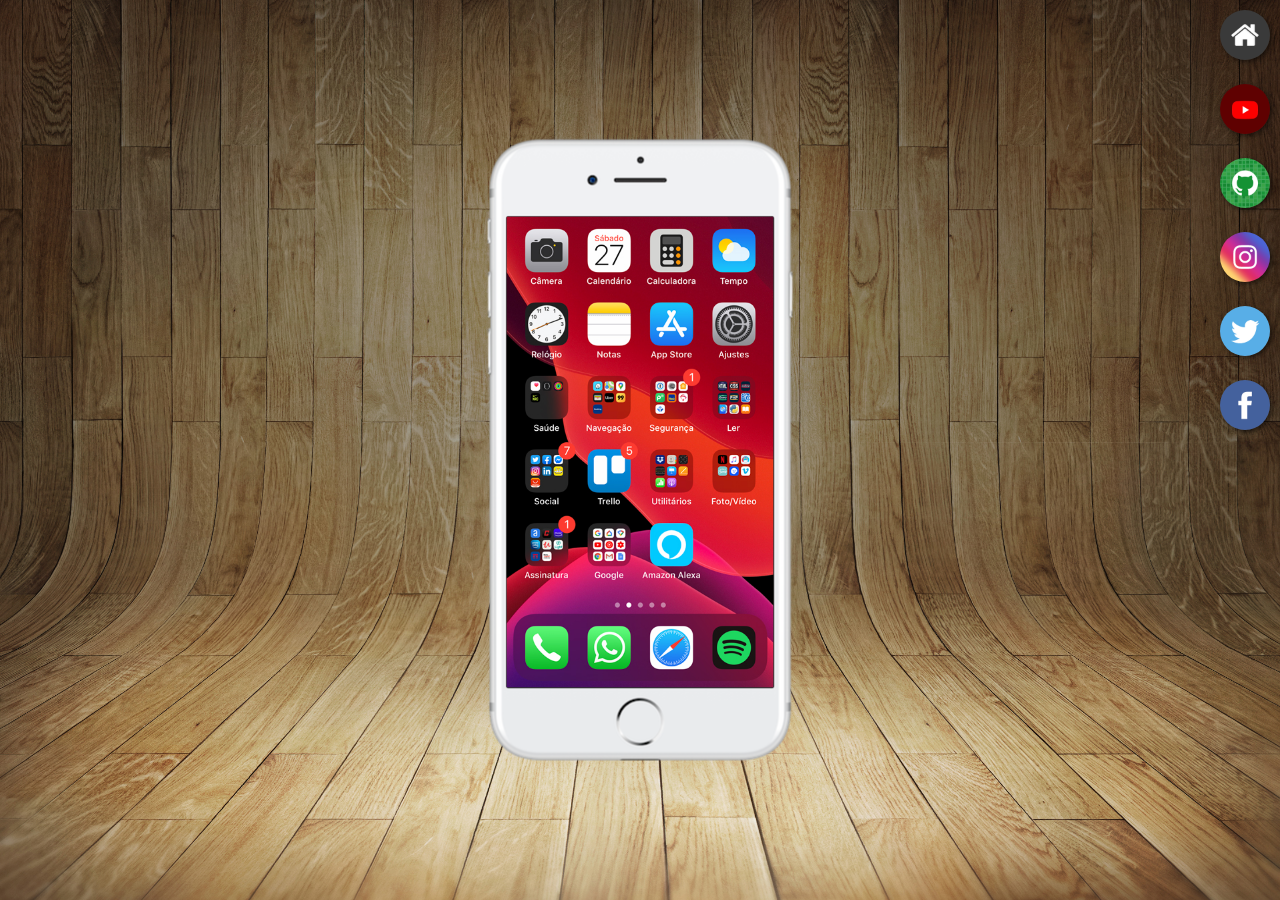
<file: index.html>
<!DOCTYPE html>
<html lang="Pt-Pt">
<head>
    <meta charset="UTF-8">
    <meta name="viewport" content="width=device-width, initial-scale=1.0">
    <link rel="shortcut icon" href="./favicon.ico" type="image/x-icon">
    <link rel="stylesheet" href="./estilo/index.css">
    <title>Projecto Redes Sociais</title>
</head>
<body>
    <main>
        <section id="phone">
            <iframe src="home.html" name="tela" id="tela" frameborder="0"></iframe>
        </section>
        <section id="redes_sociais">
            <a href="home.html" target="tela"><img src="imagens/logo-home.jpg" alt="home"></a><br>
            <a href="youtube.html" target="tela"><img src="imagens/logo-youtube.jpg" alt="youtube"></a><br>
            <a href="github.html" target="tela"><img src="imagens/logo-github.jpg" alt="github"></a><br>
            <a href="instagram.html" target="tela"><img src="imagens/logo-instagram.jpg" alt="instagram"></a><br>
            <a href="twitter.html" target="tela"><img src="imagens/logo-twitter.jpg" alt="twitter"></a><br>
            <a href="facebook.html" target="tela"><img src="imagens/logo-facebook.jpg" alt="facebook"></a>
        </section>
    </main>
</body>
</html>
</file>
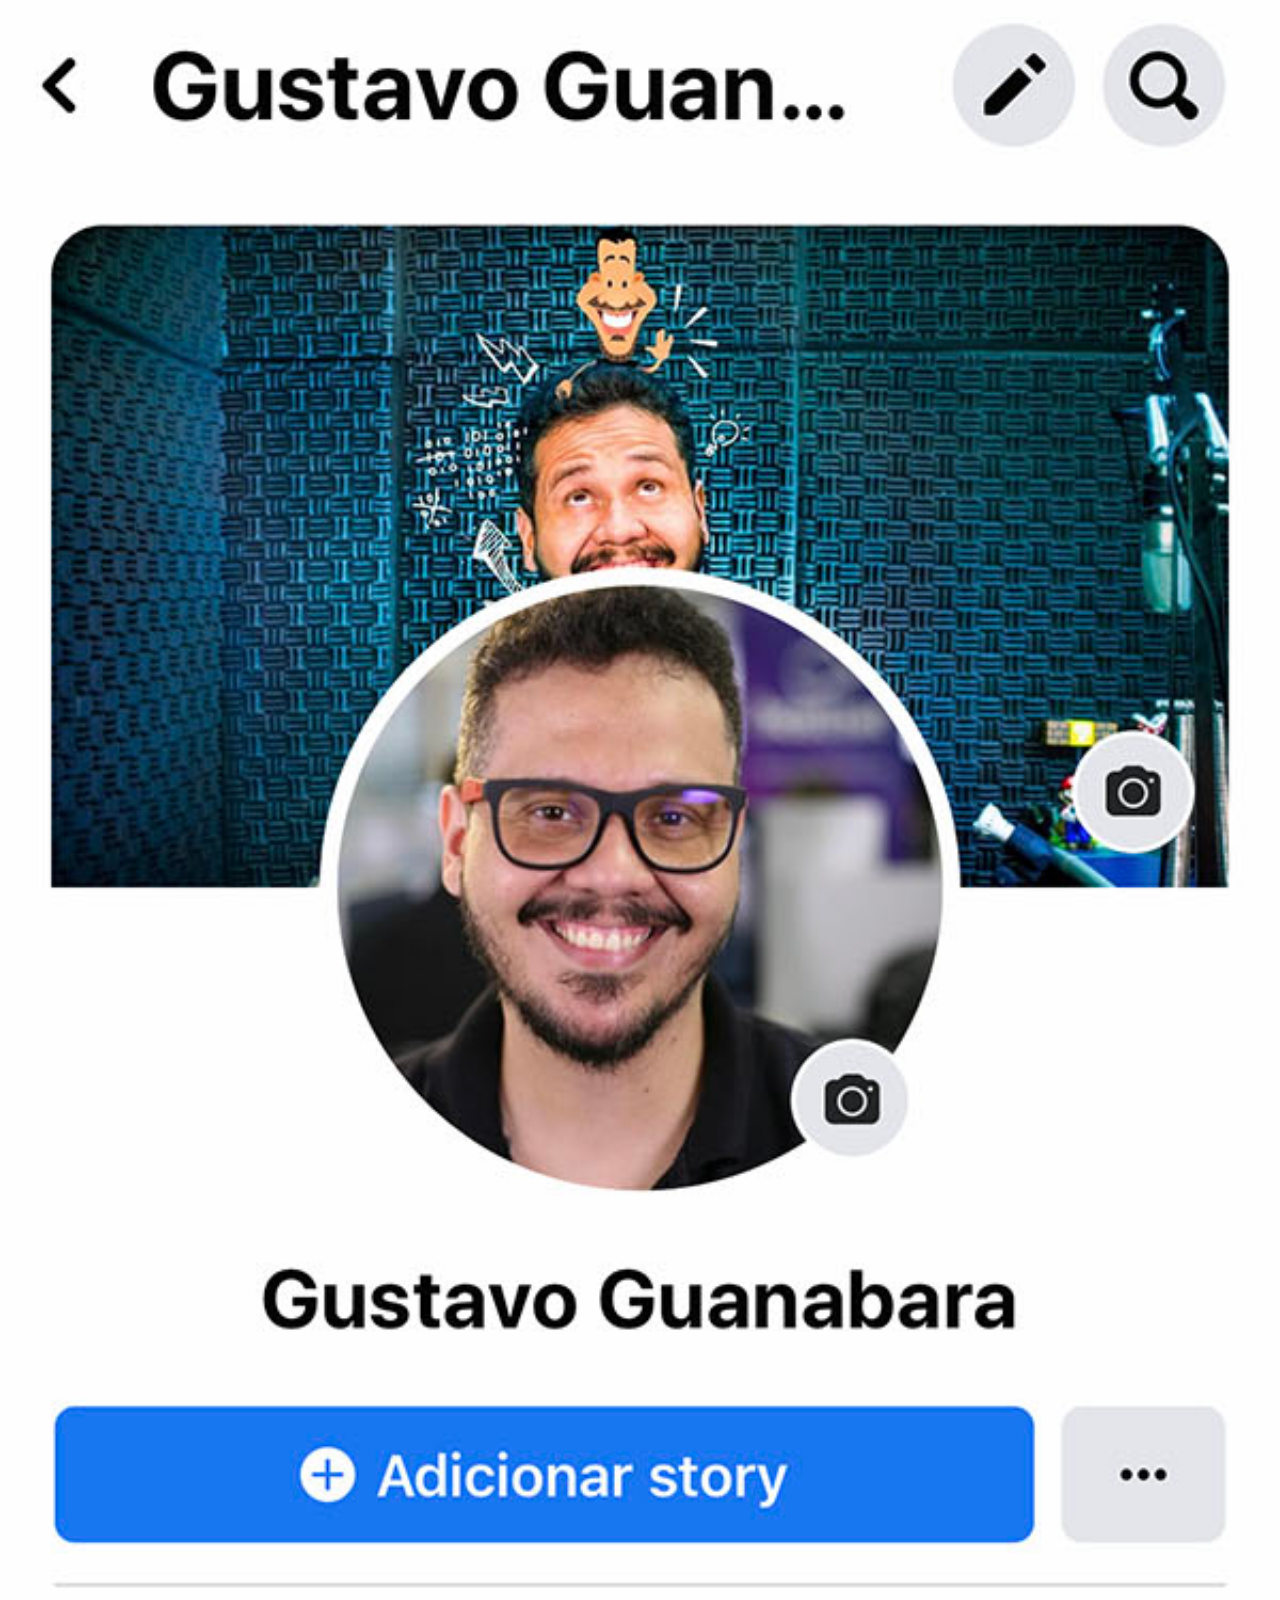
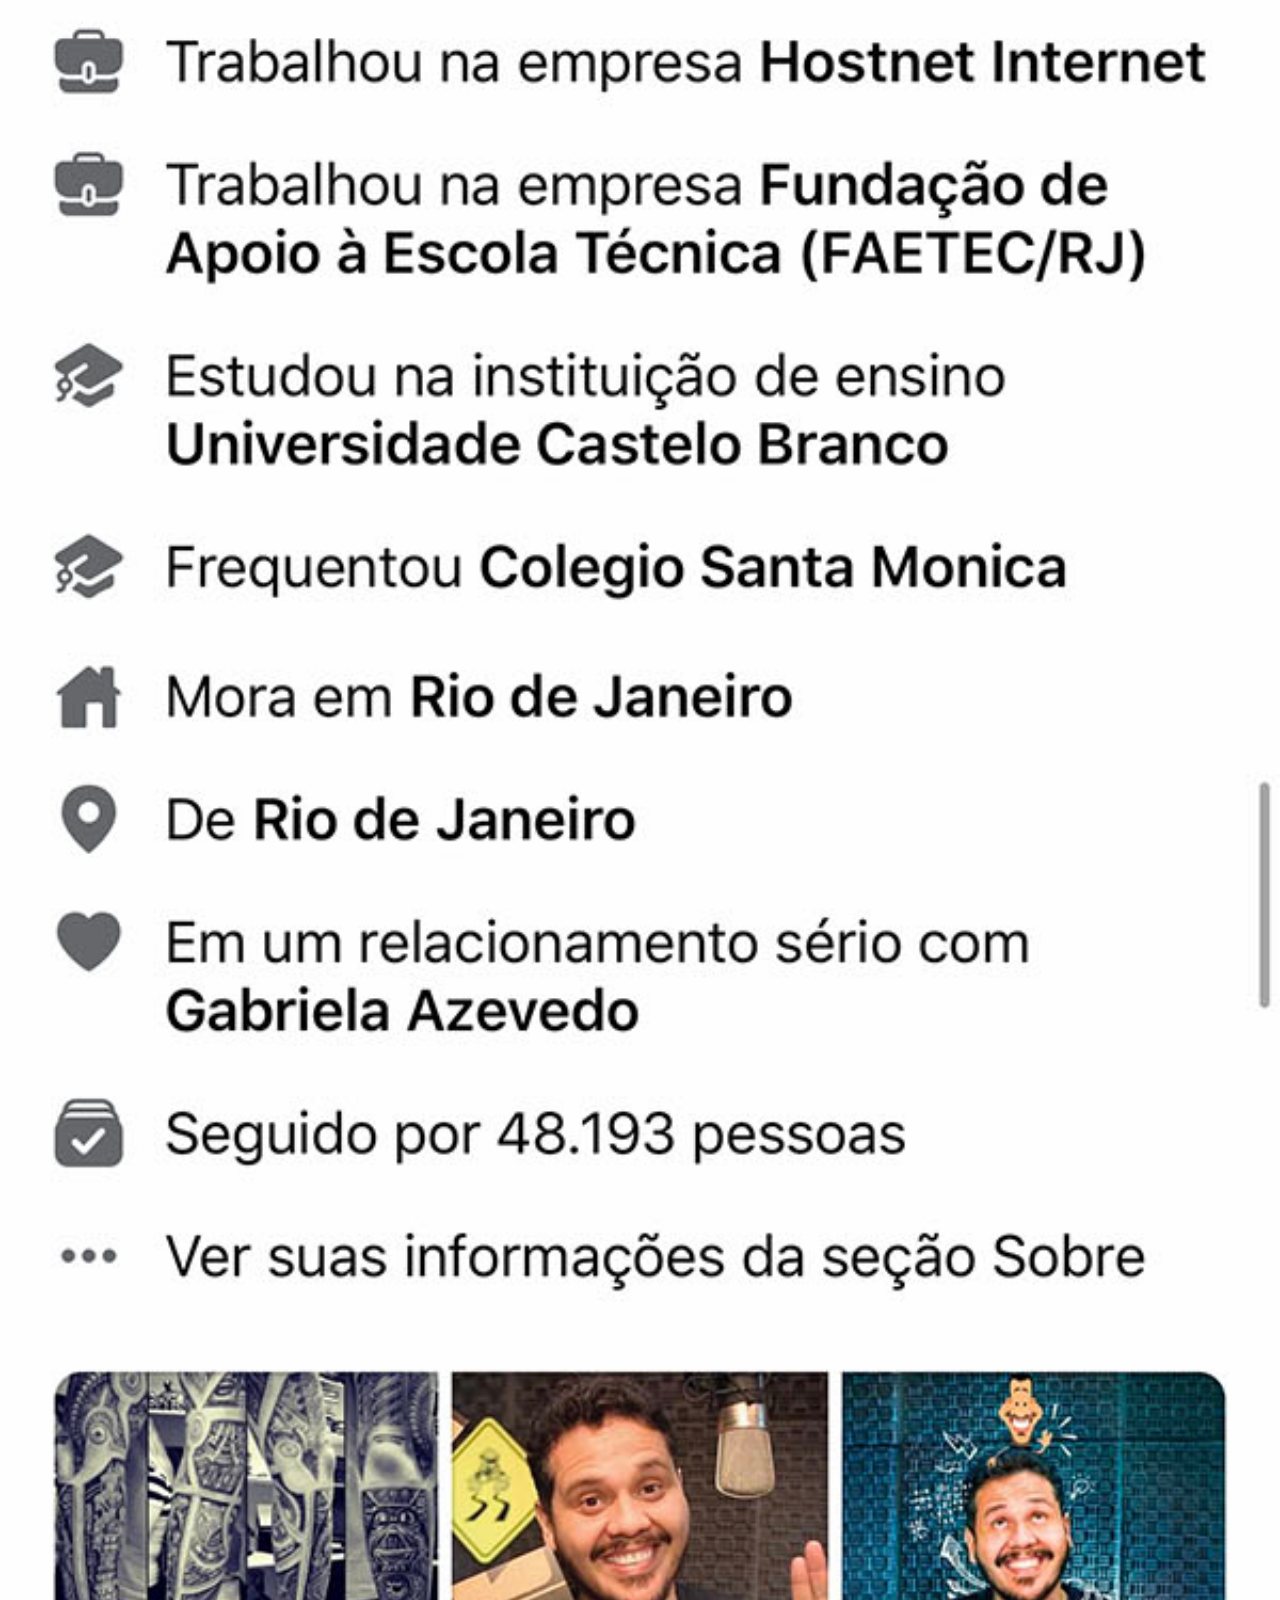
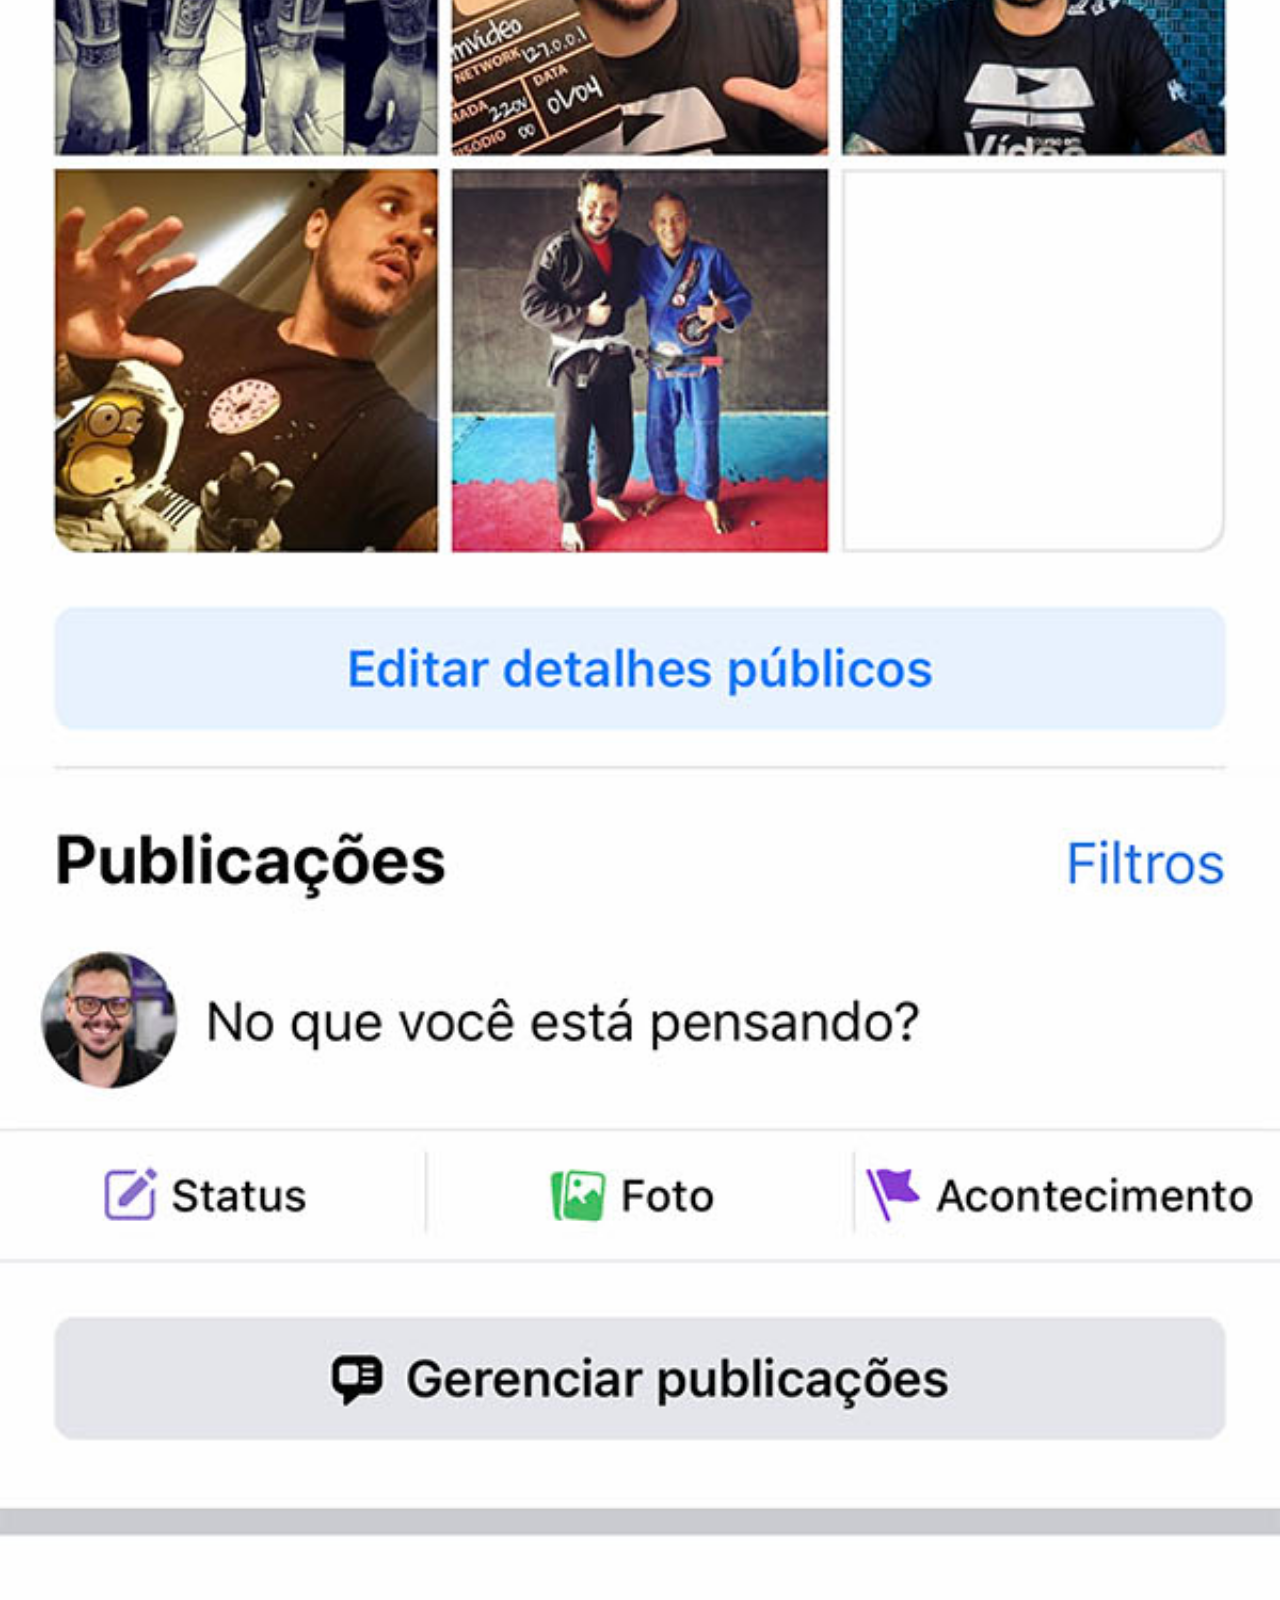
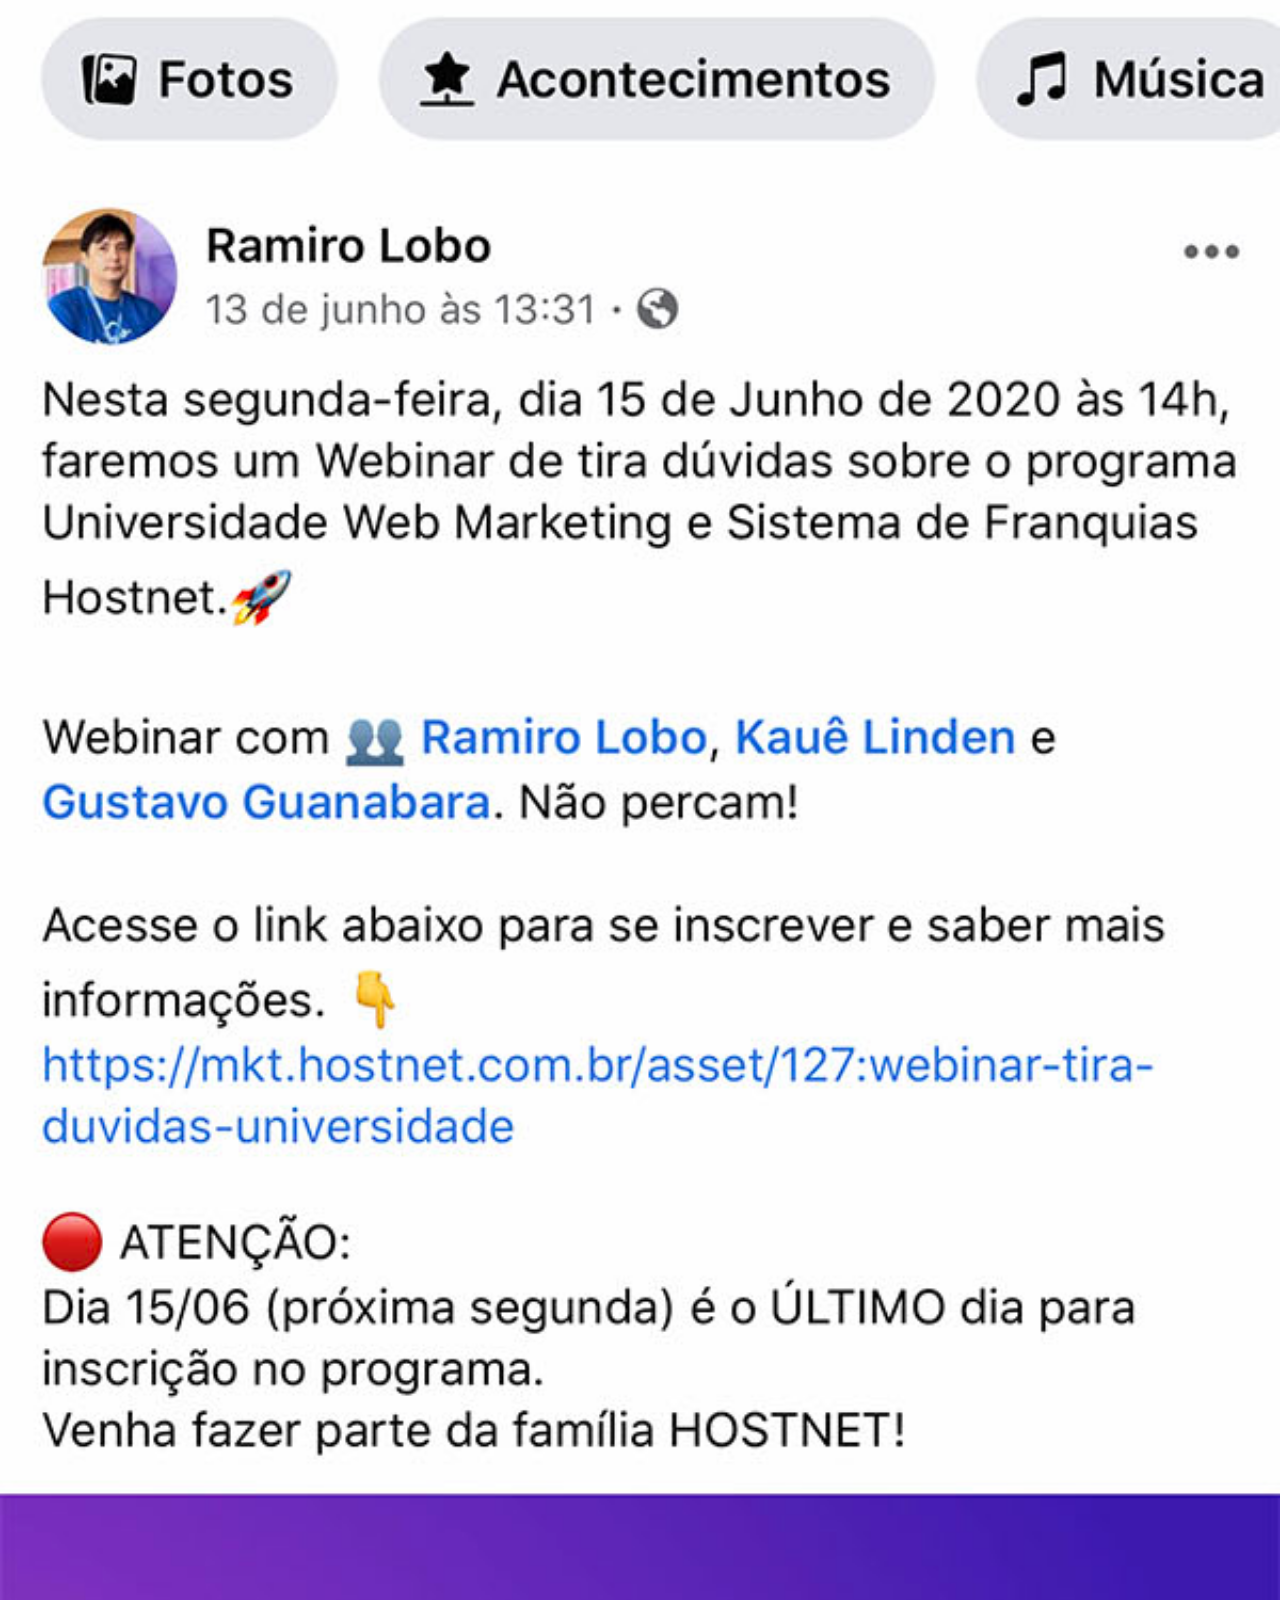
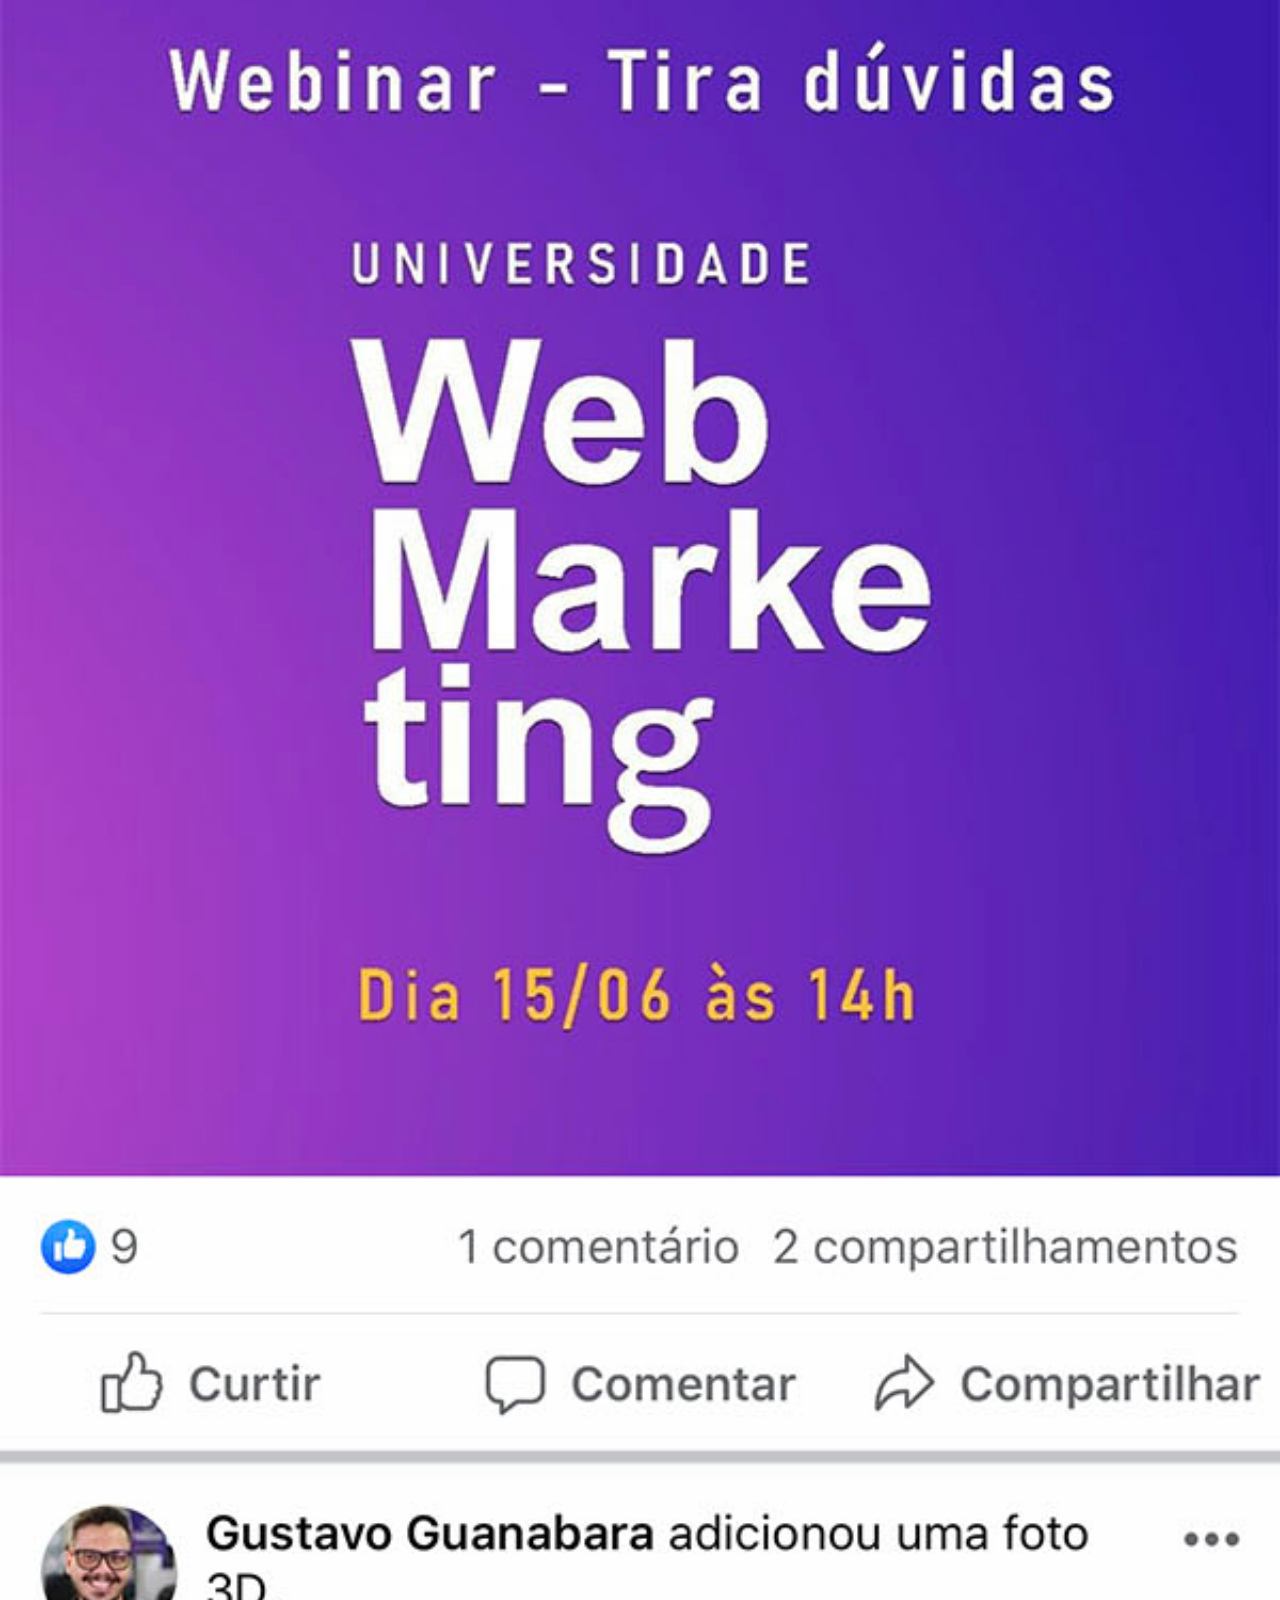
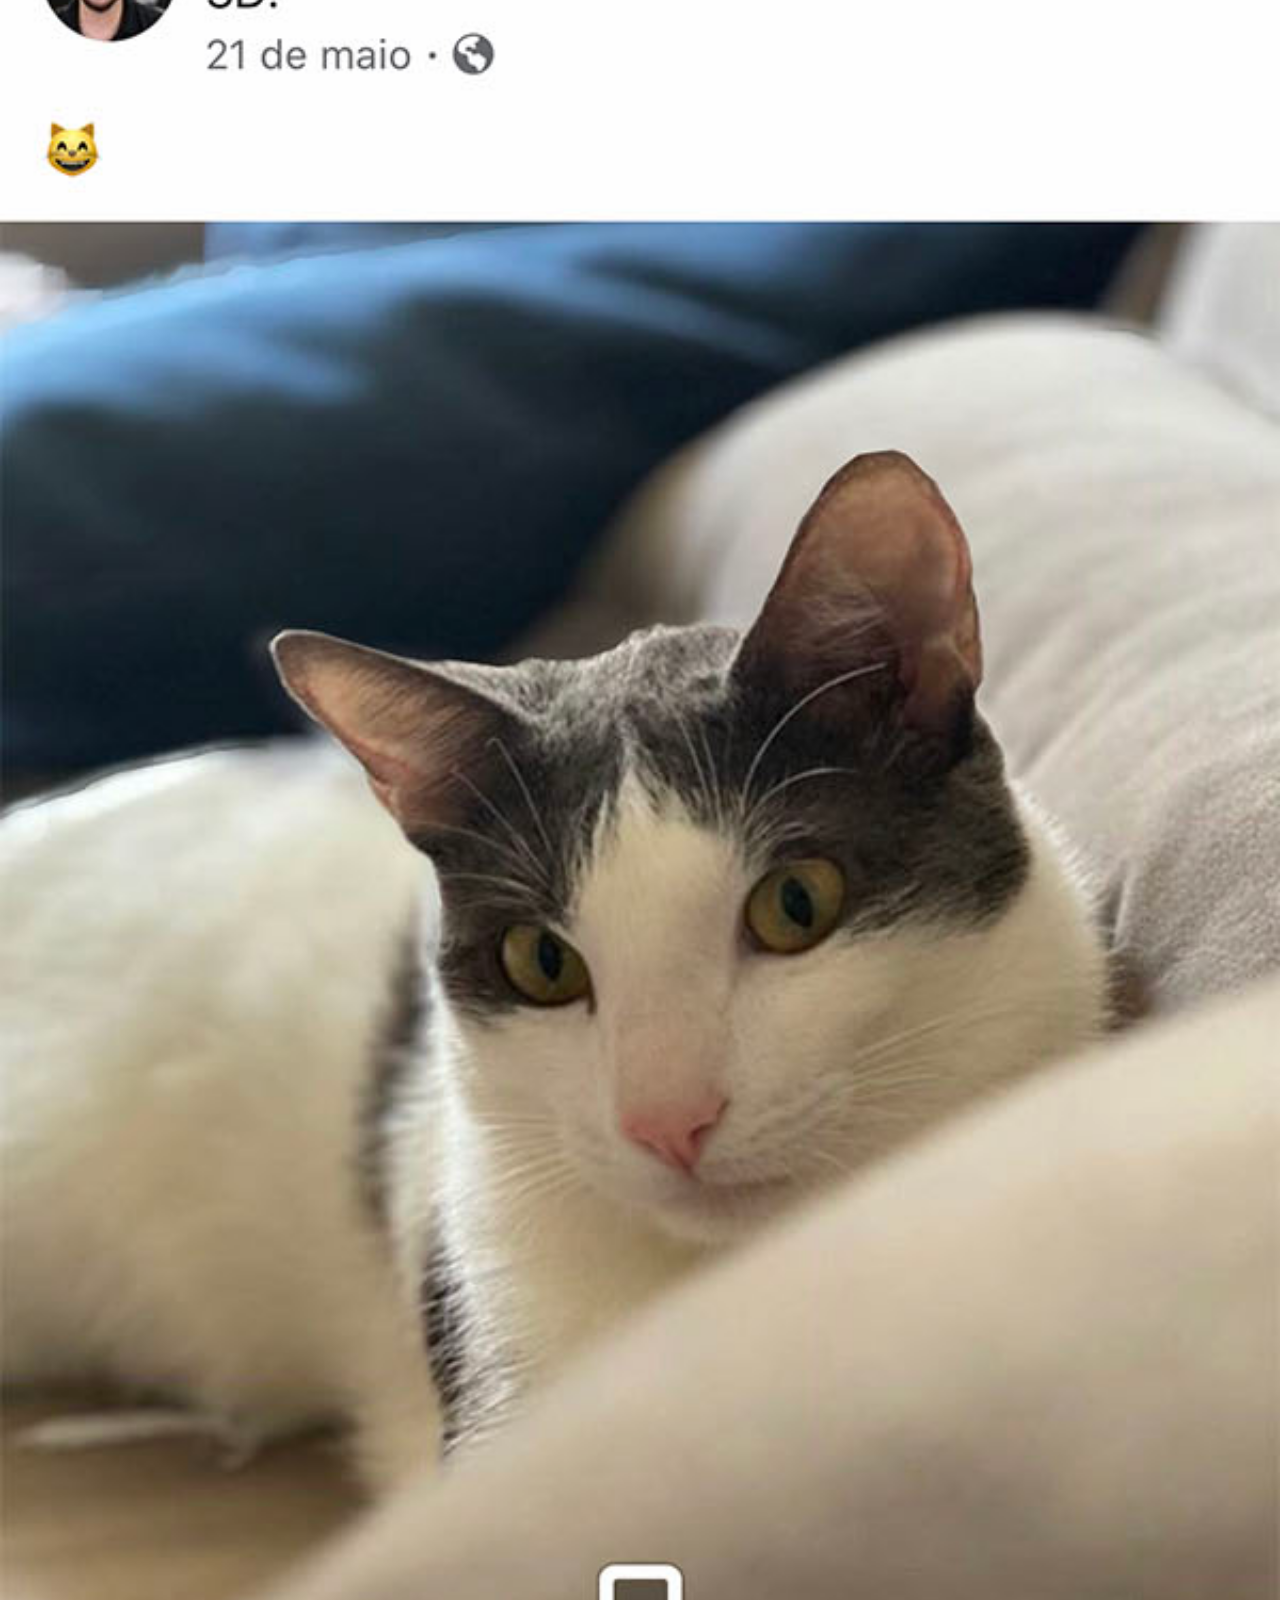
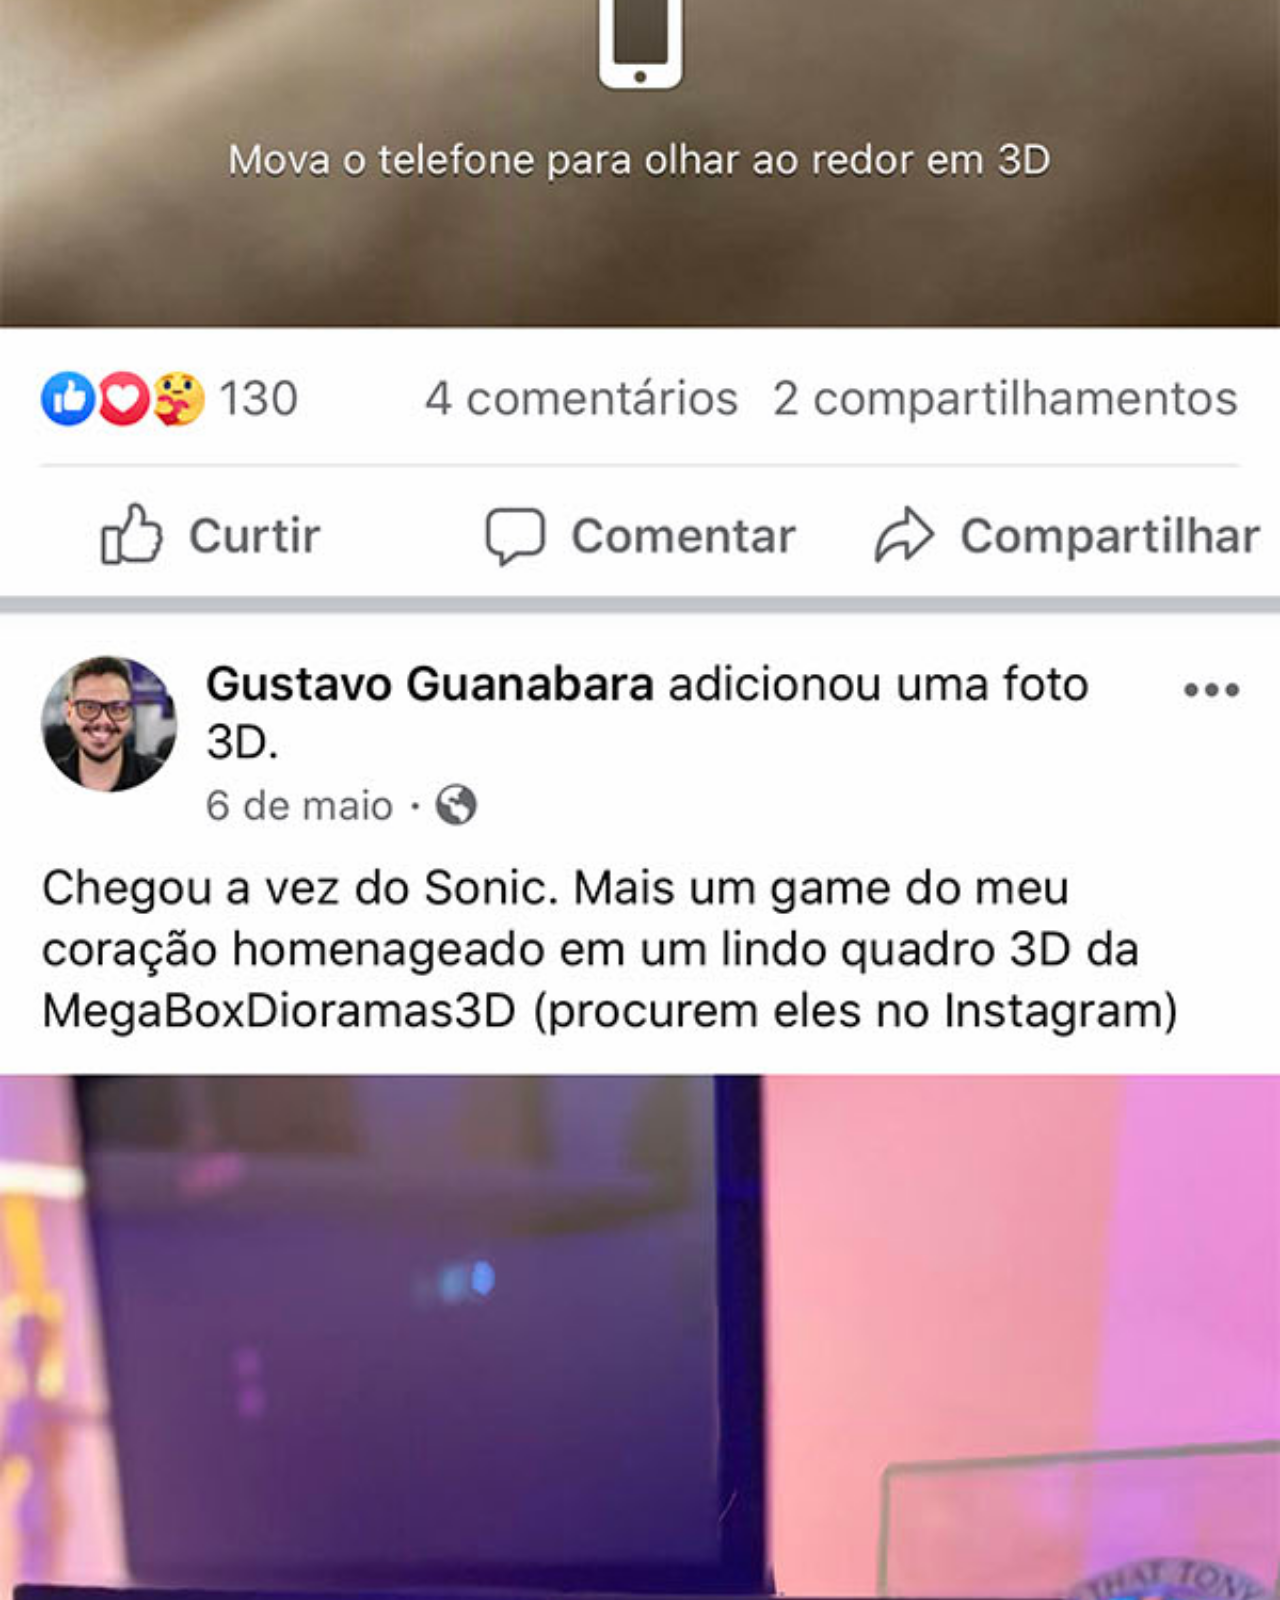
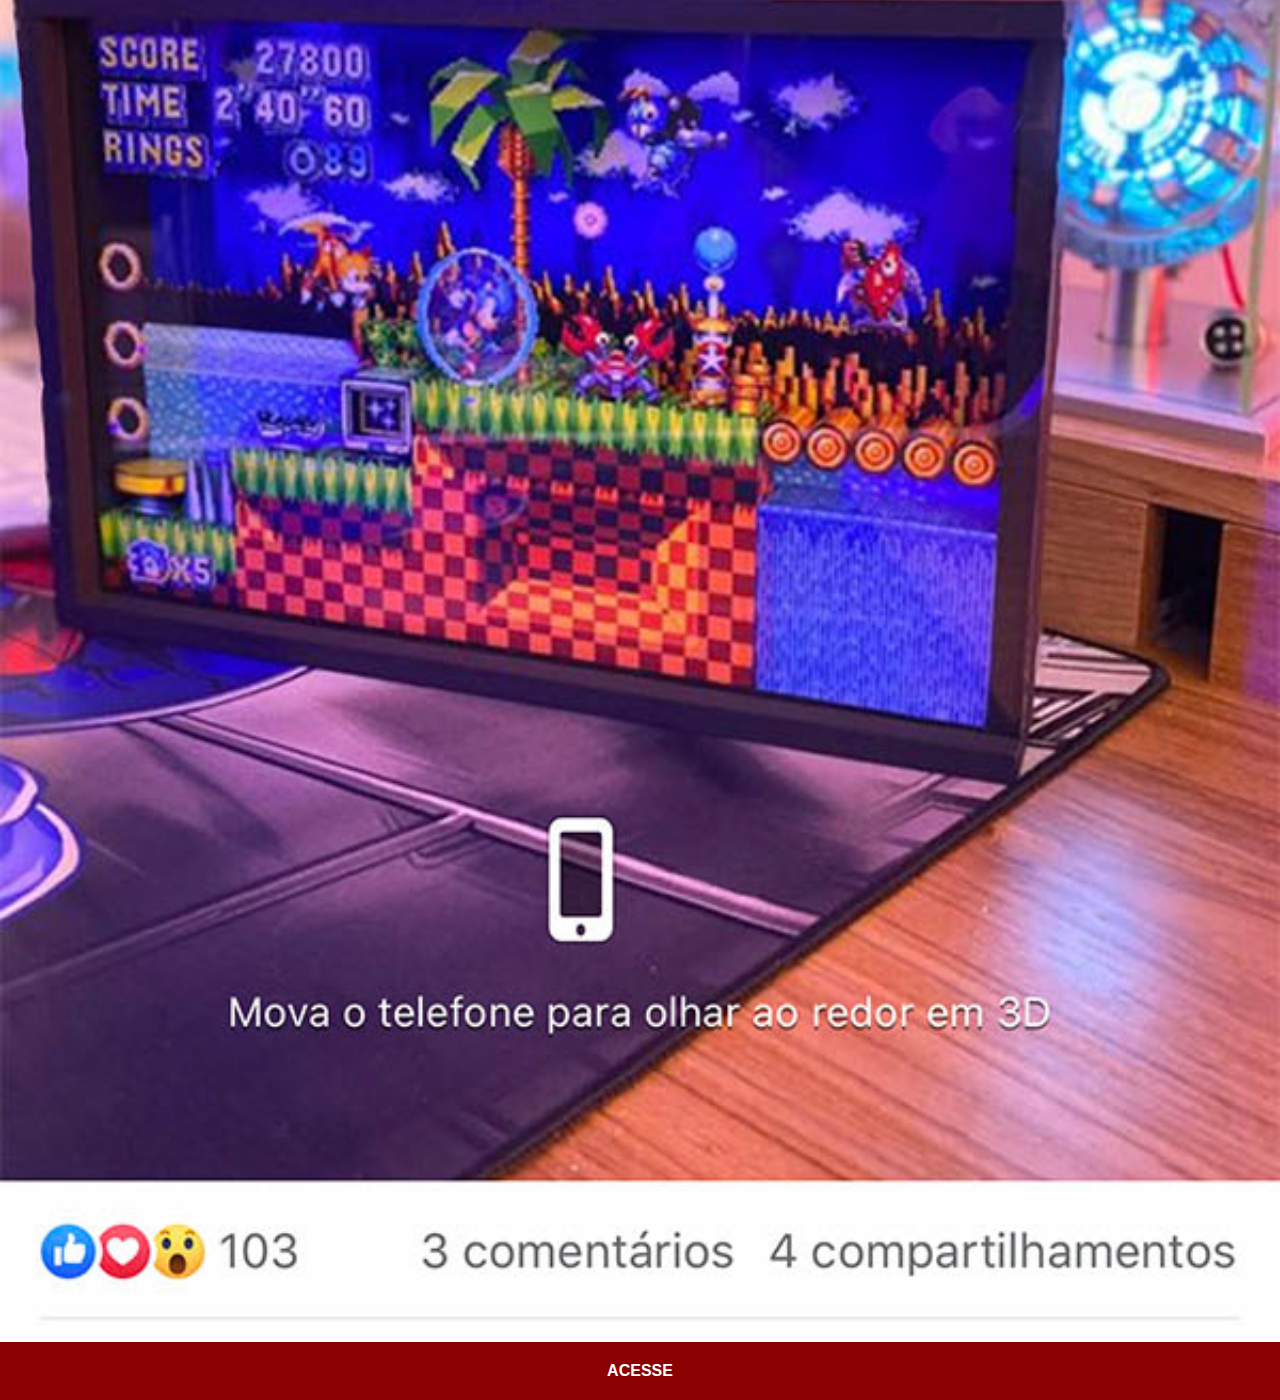
<file: facebook.html>
<!DOCTYPE html>
<html lang="en">
<head>
    <meta charset="UTF-8">
    <meta name="viewport" content="width=device-width, initial-scale=1.0">
    <link rel="stylesheet" href="estilo/social.css">
    <title>Facebook</title>
</head>
<body>
    <img src="imagens/tela-facebook.jpg" alt="Facebook">
    <a href="https://github.com/gustavoguanabara" target="_blank">ACESSE</a>
</body>
</html>
</file>
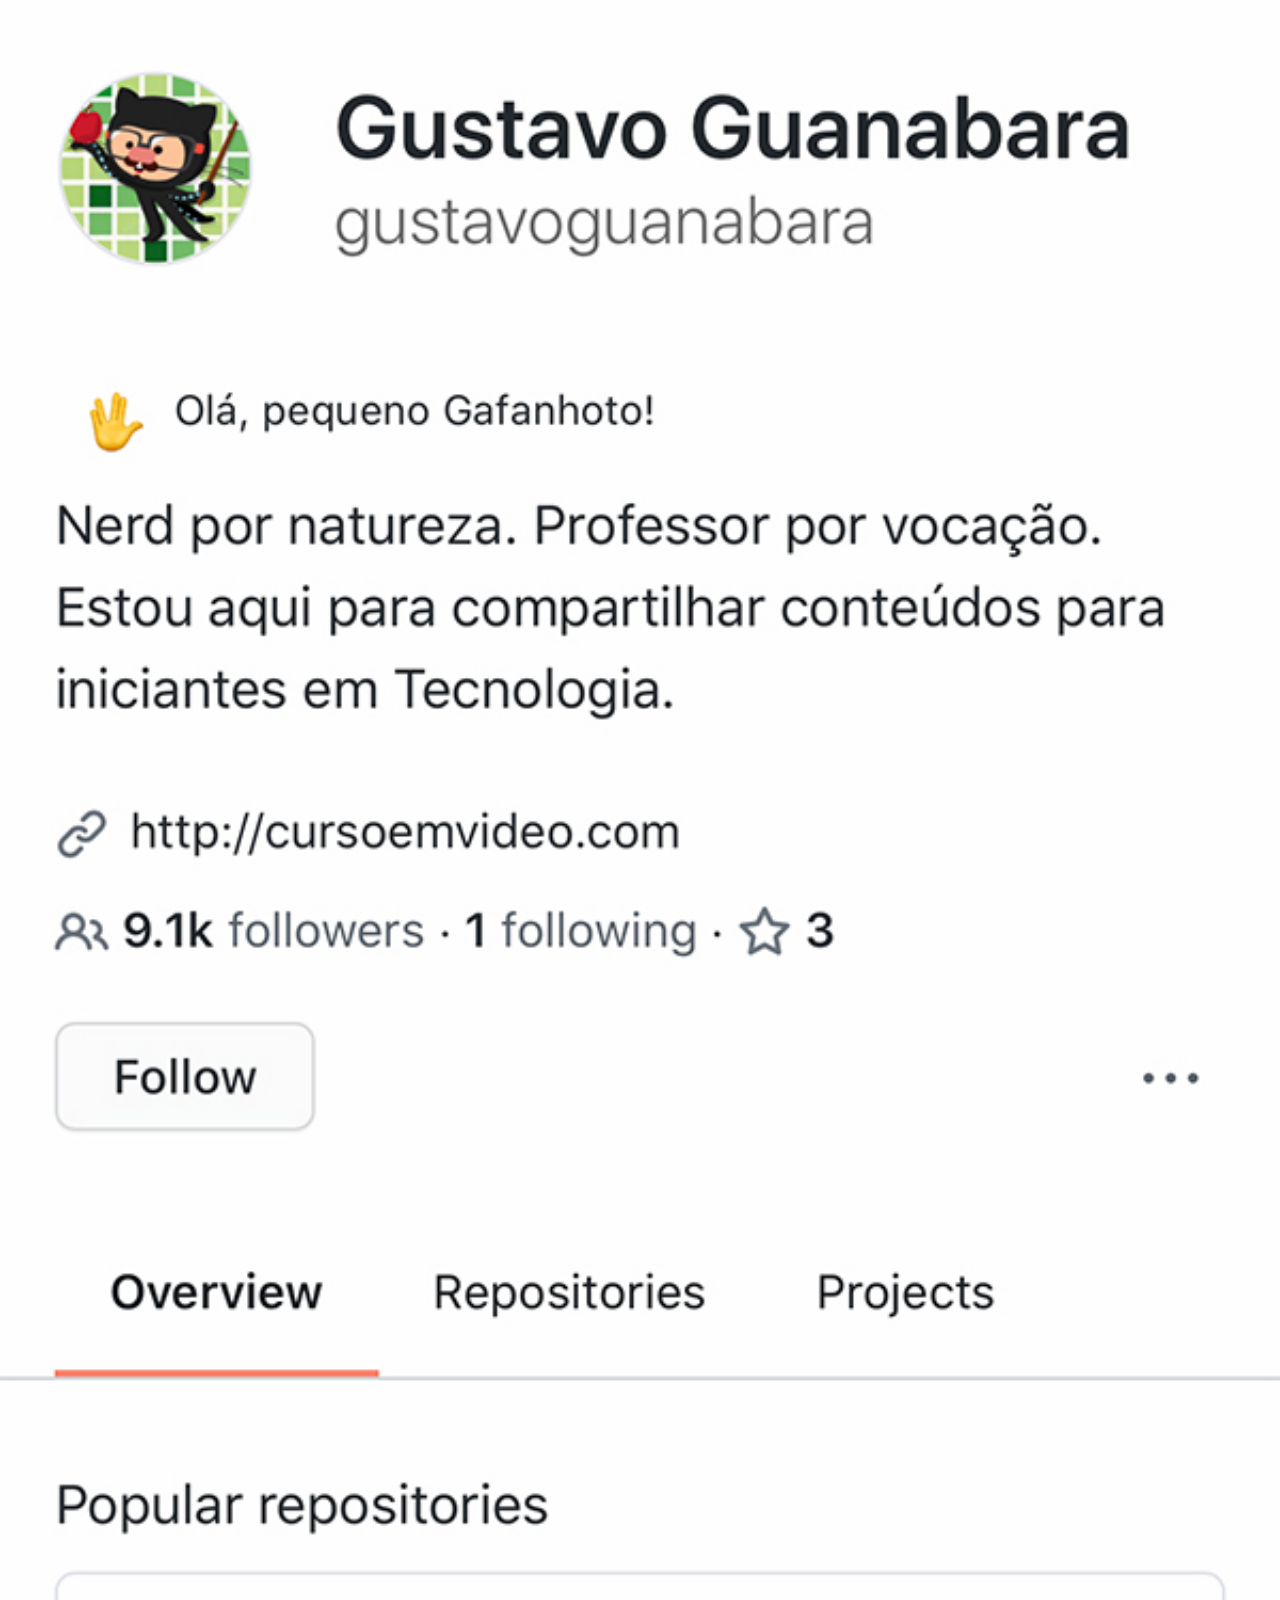
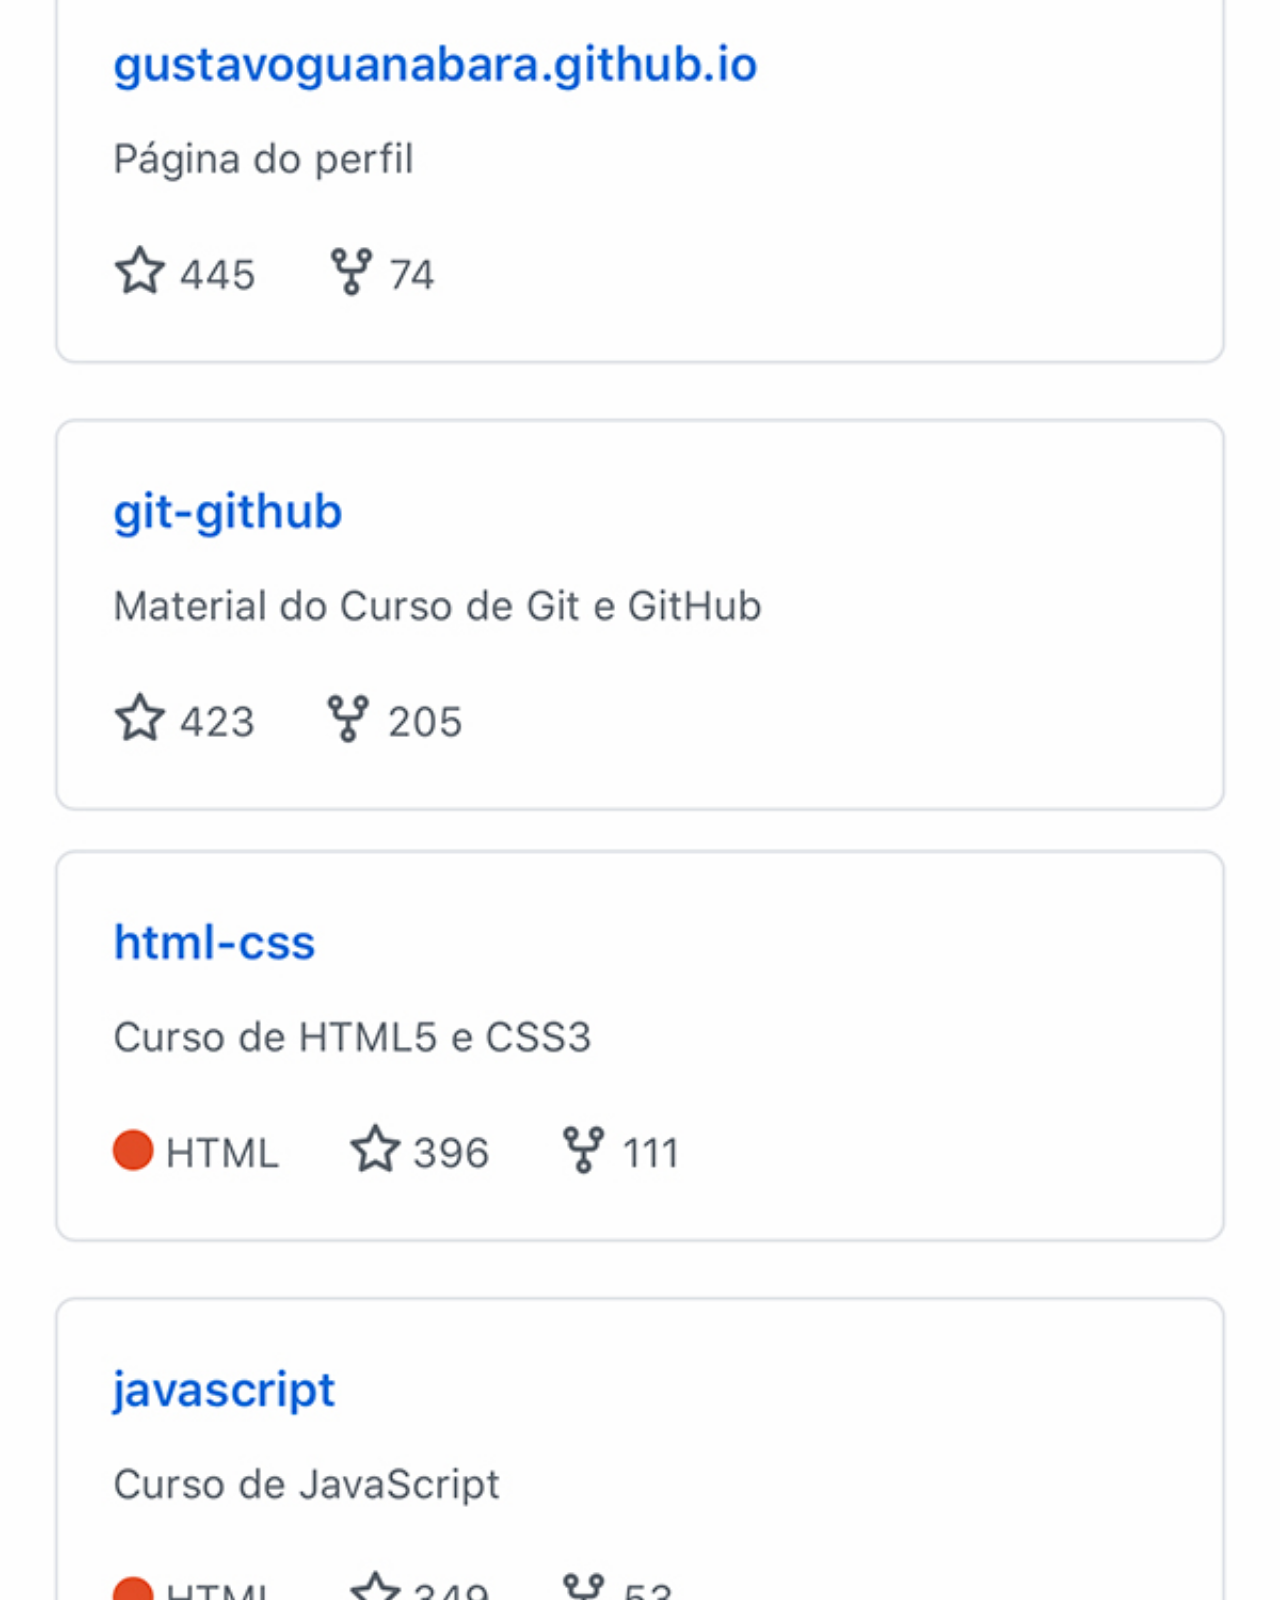
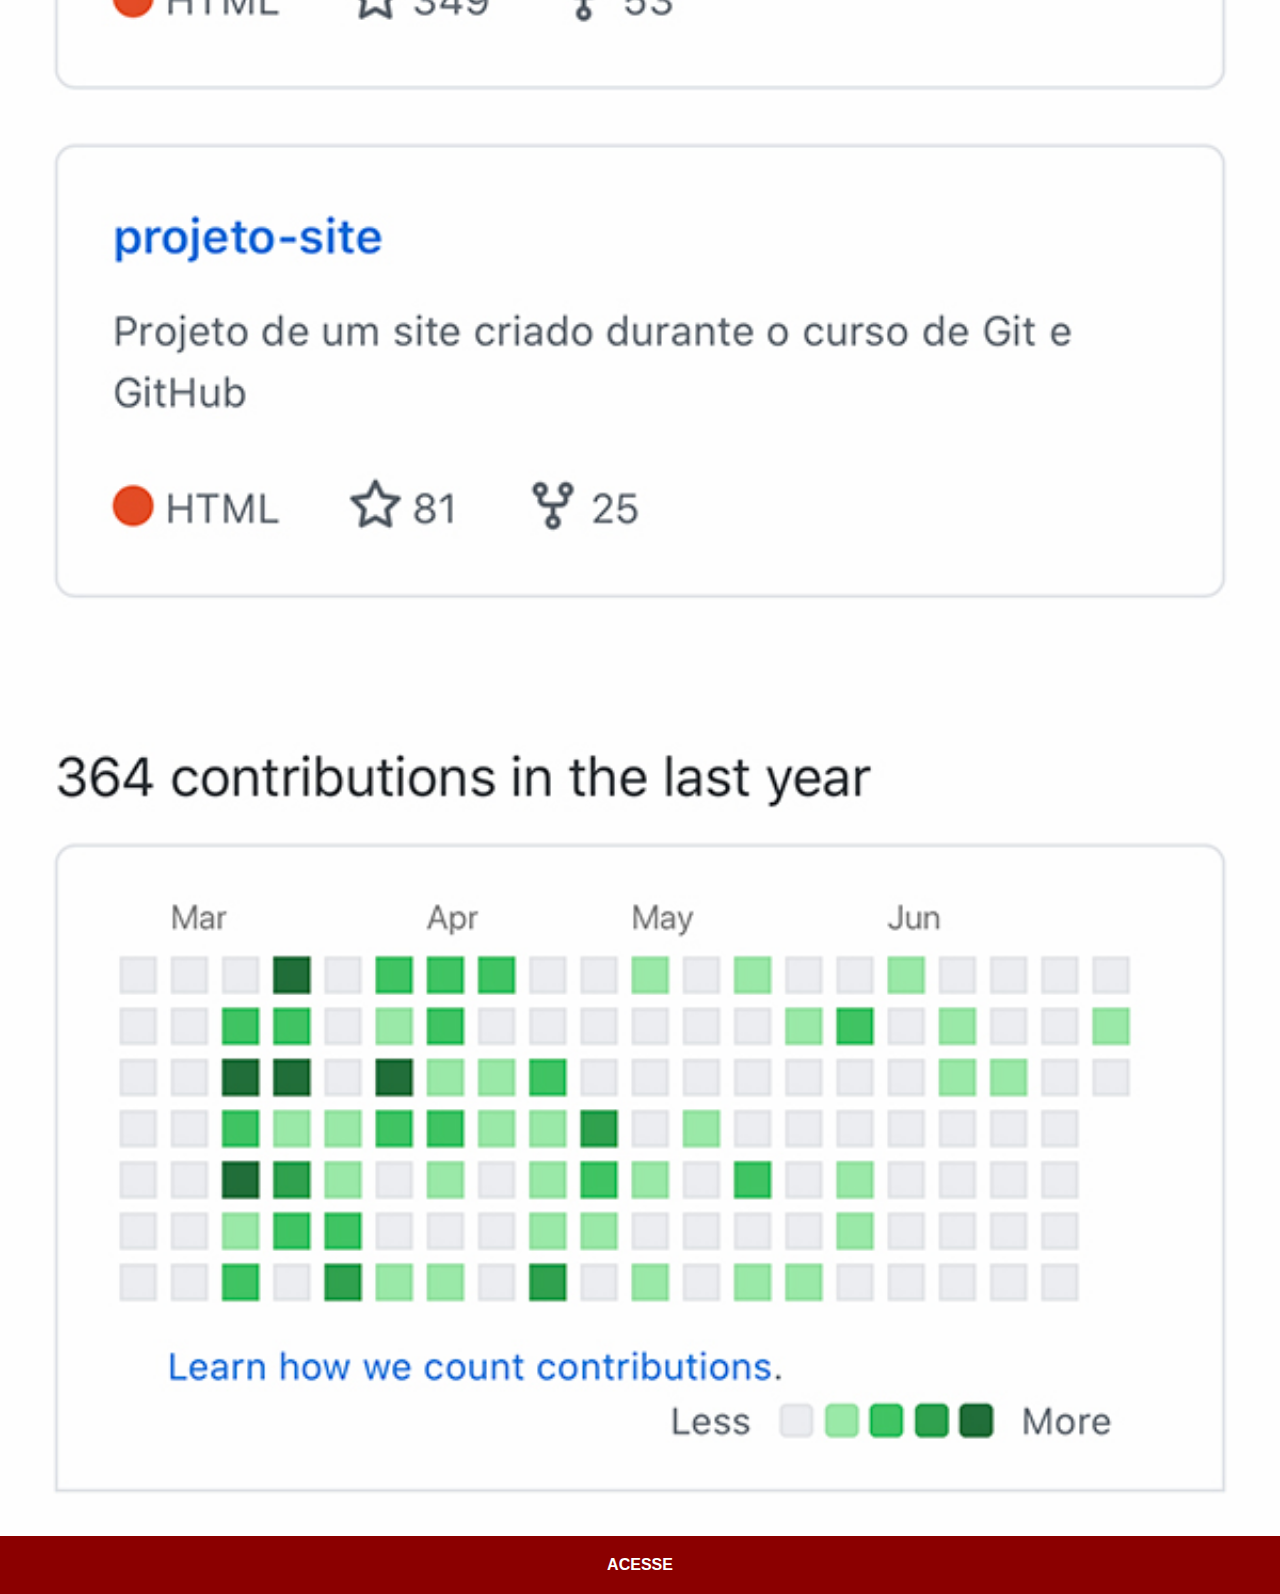
<file: github.html>
<!DOCTYPE html>
<html lang="en">
<head>
    <meta charset="UTF-8">
    <meta name="viewport" content="width=device-width, initial-scale=1.0">
    <link rel="stylesheet" href="estilo/social.css">
    <title>GitHub</title>
</head>
<body>
    <img src="imagens/tela-github.jpg" alt="GitHub">
    <a href="https://github.com/gustavoguanabara" target="_blank">ACESSE</a>
</body>
</html>
</file>
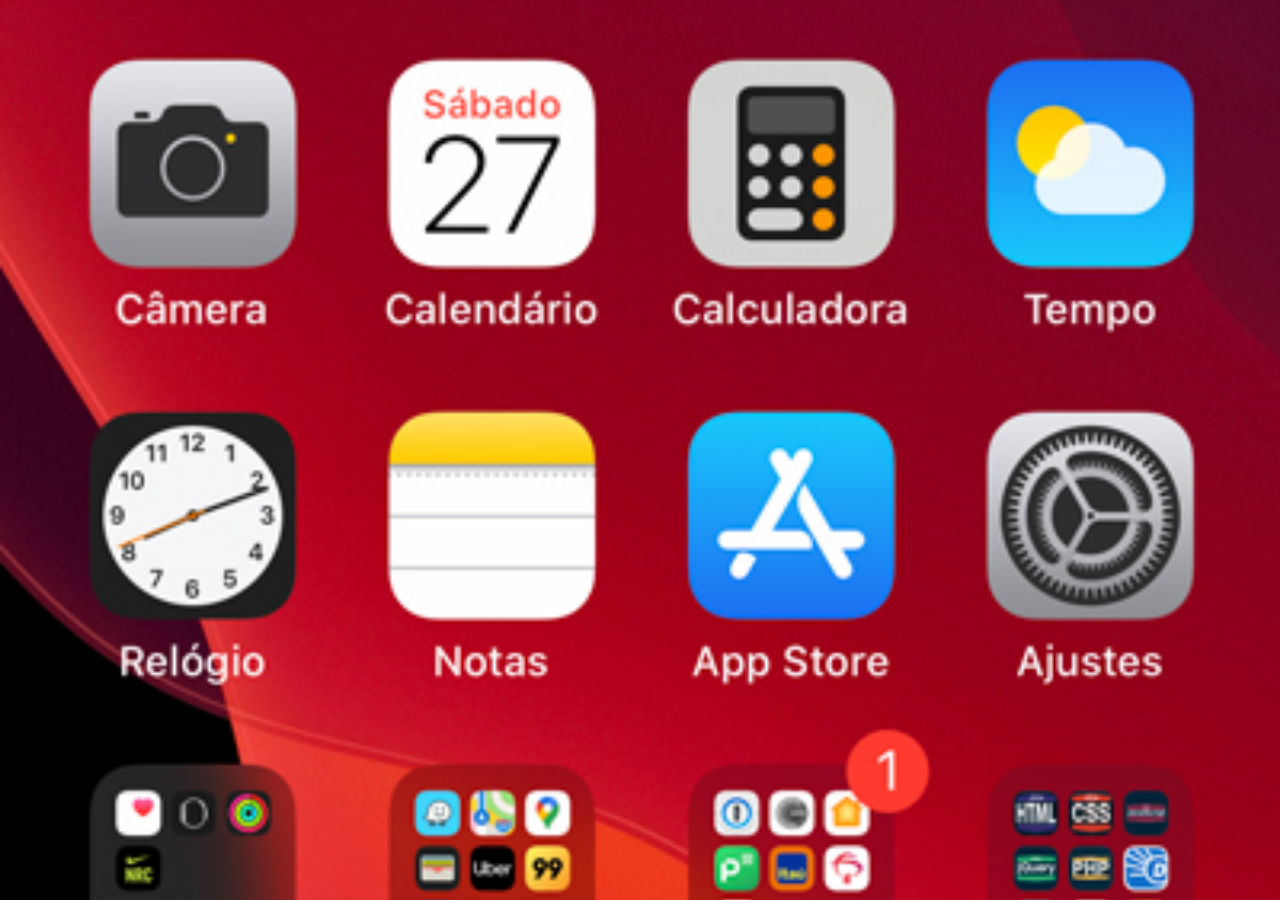
<file: home.html>
<!DOCTYPE html>
<html lang="Pt-Pt">
<head>
    <meta charset="UTF-8">
    <meta name="viewport" content="width=device-width, initial-scale=1.0">
    <title>Home</title>
    <style>
        * {
            margin: 0px;
            padding: 0px;
        }

        body {
            height: 100vh;
            width: 100vw;
            background: #000 url('imagens/tela-home.jpg') no-repeat top center;
            background-size: cover;
        }
    </style>
</head>
<body>
    
</body>
</html>
</file>
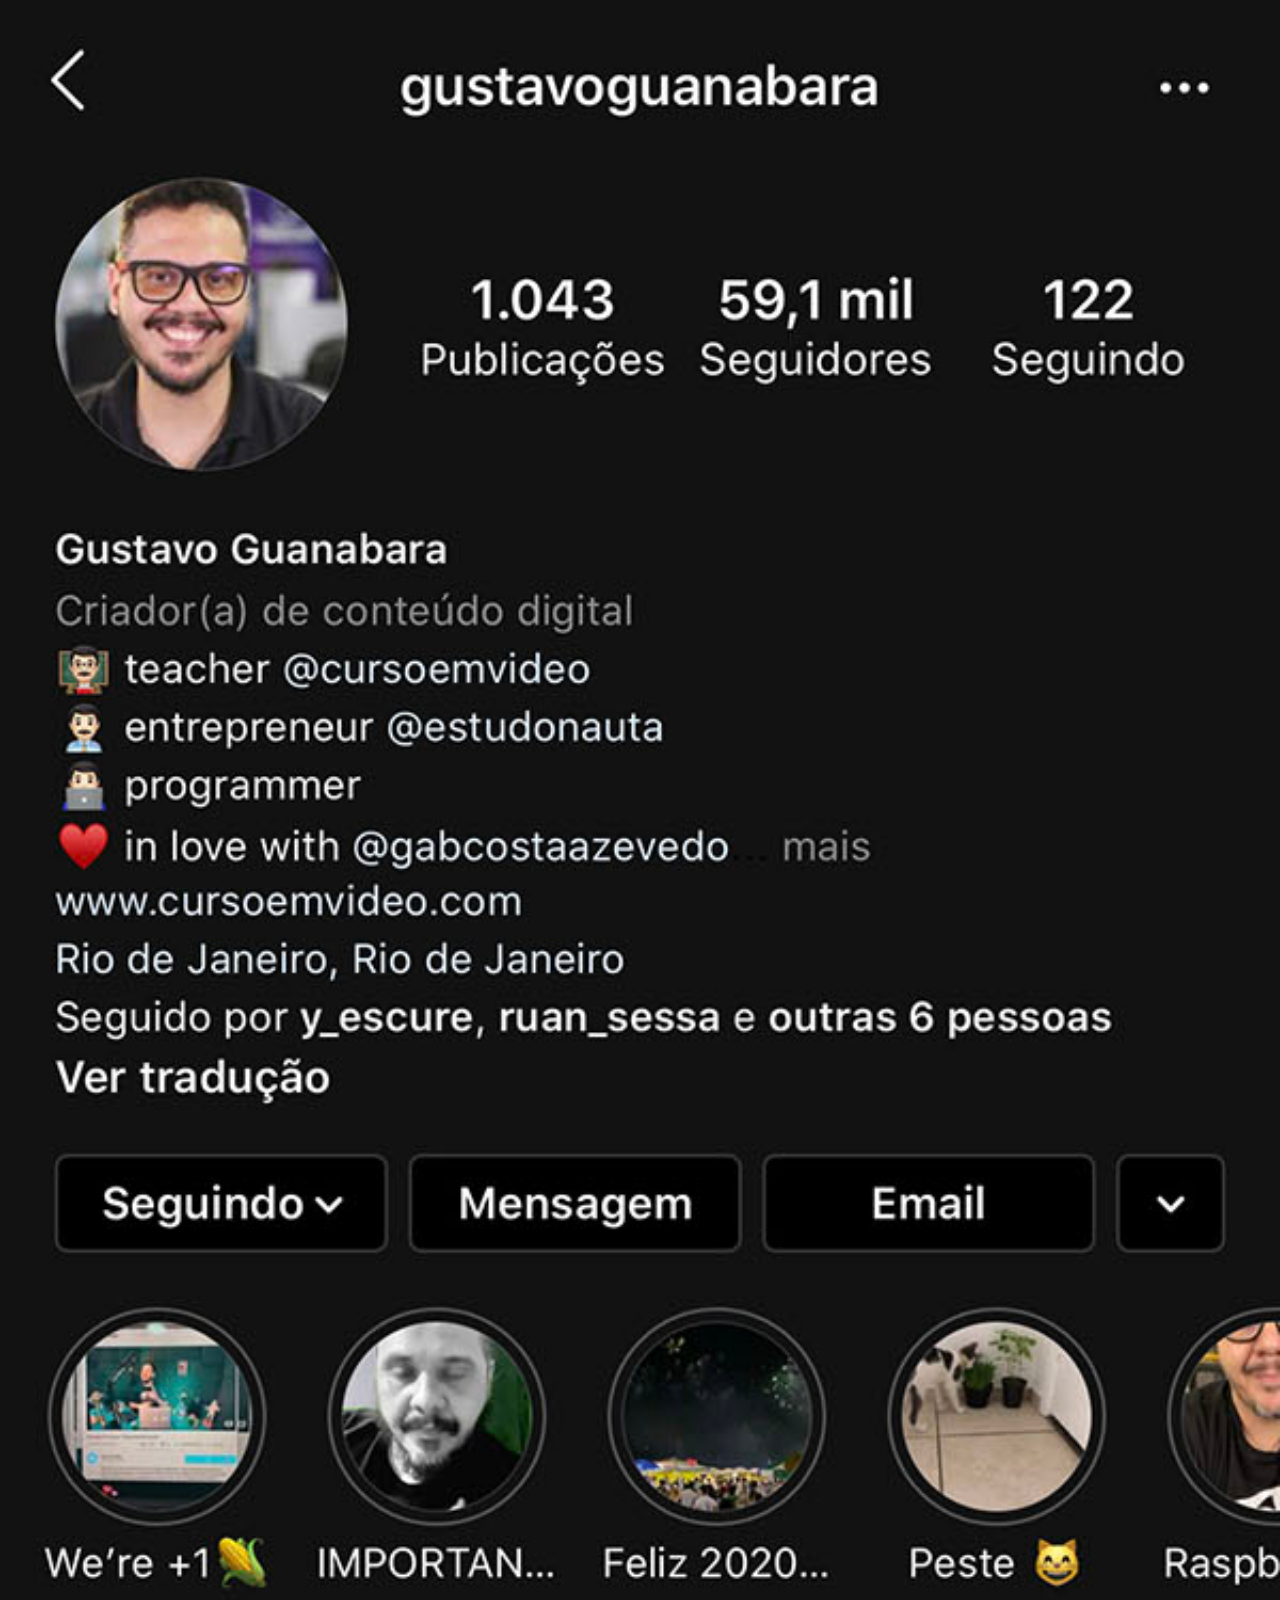
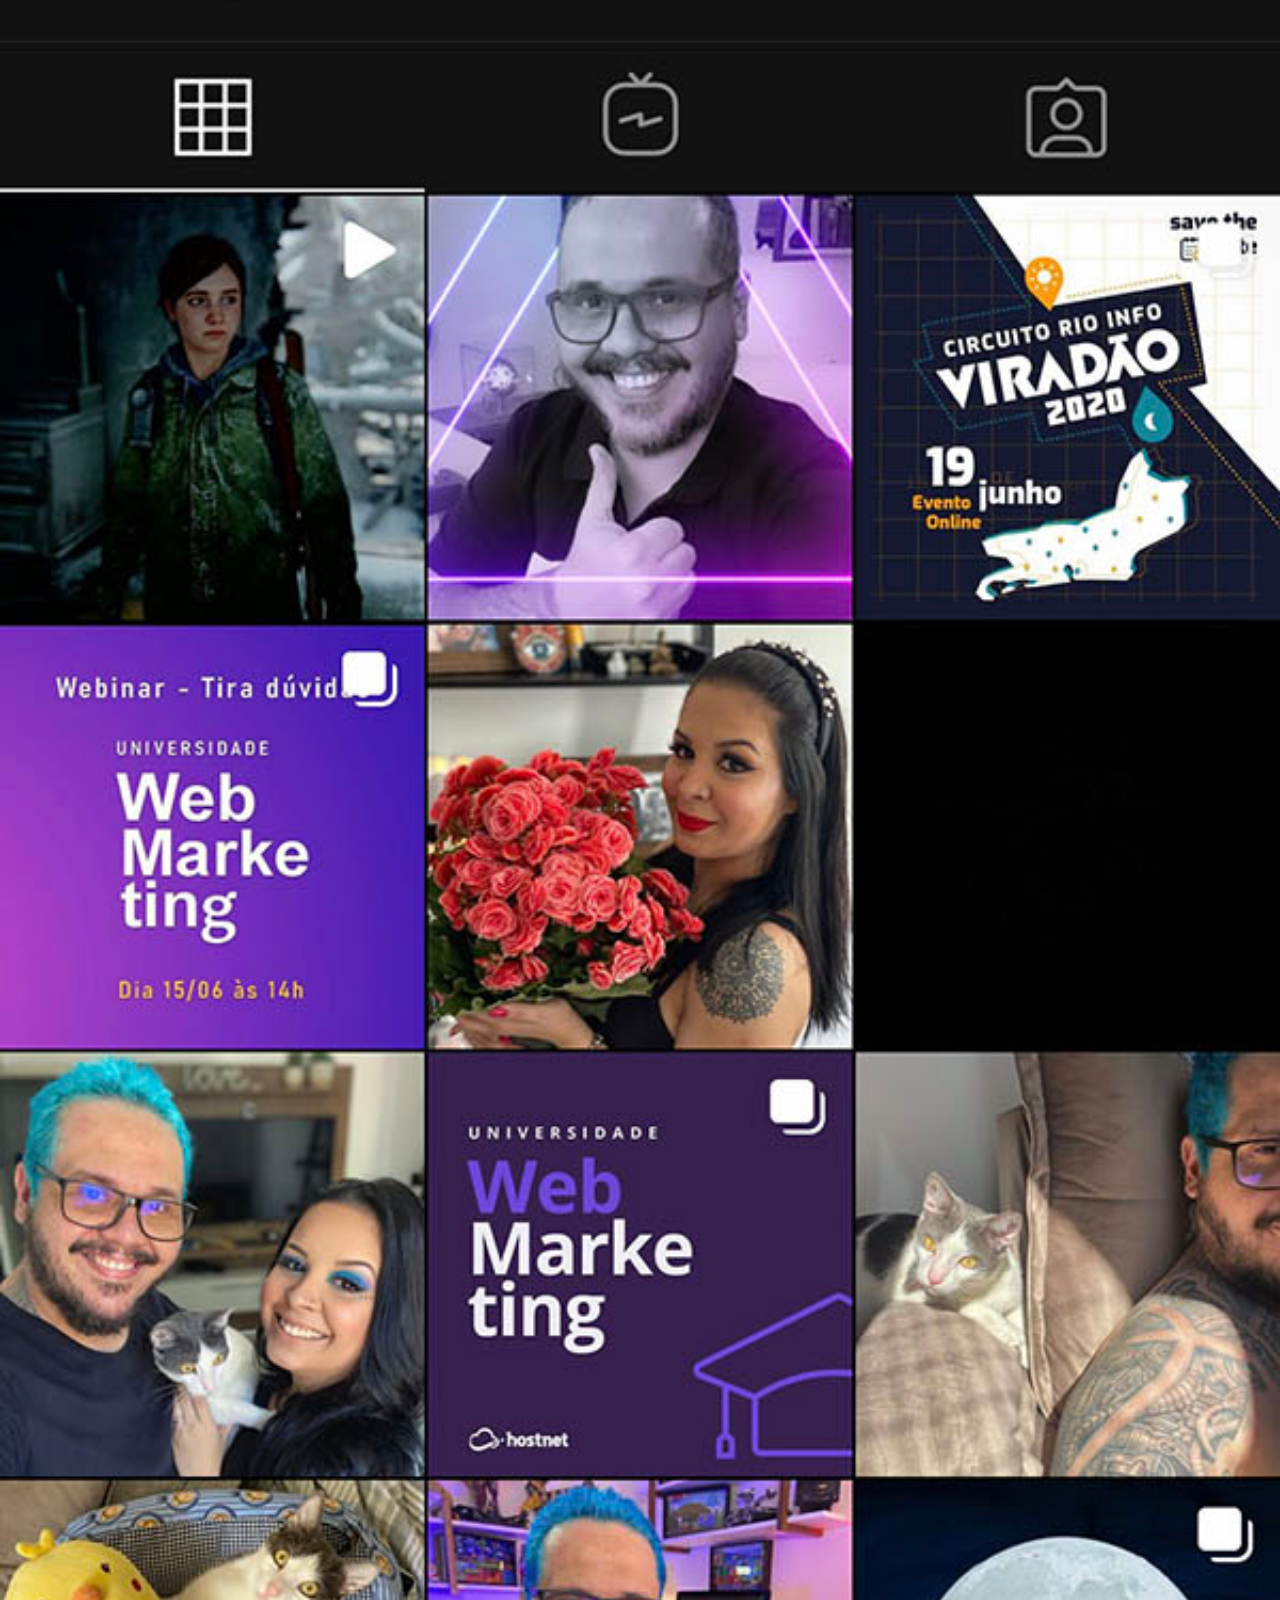
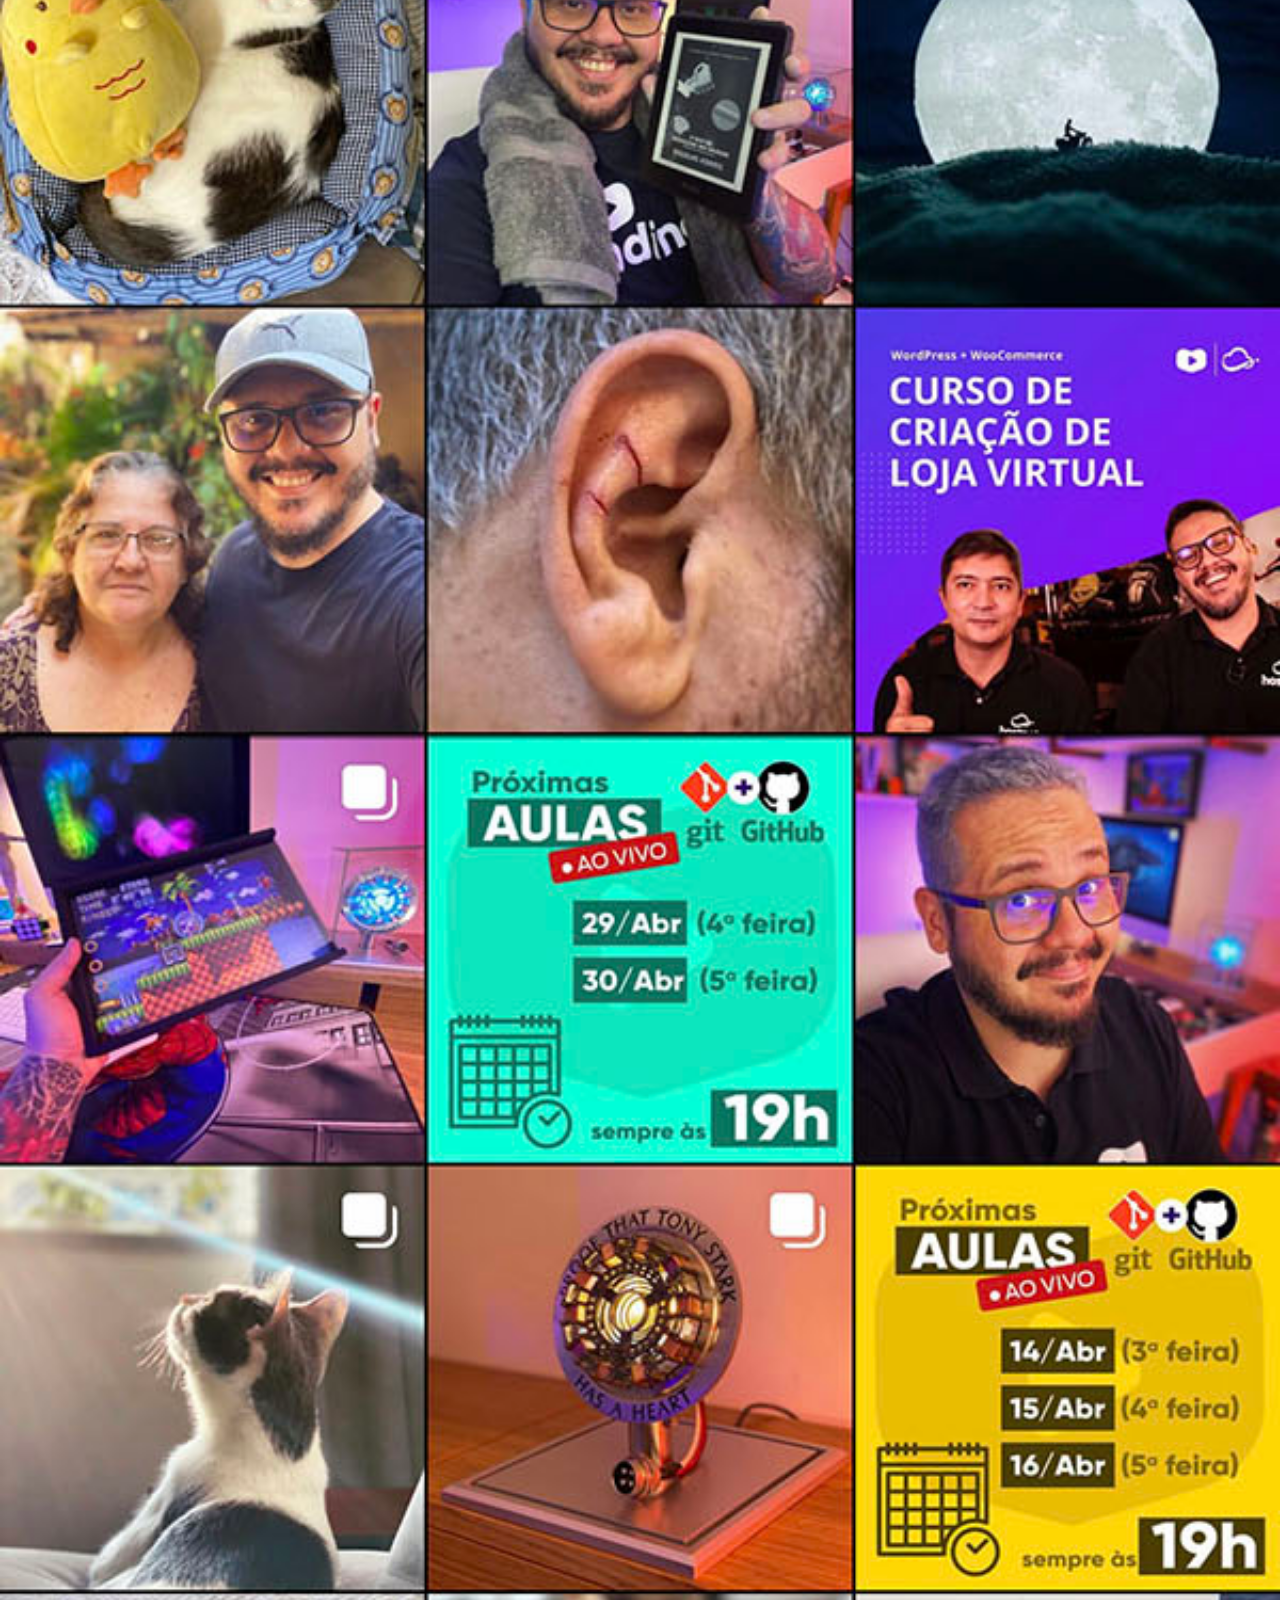
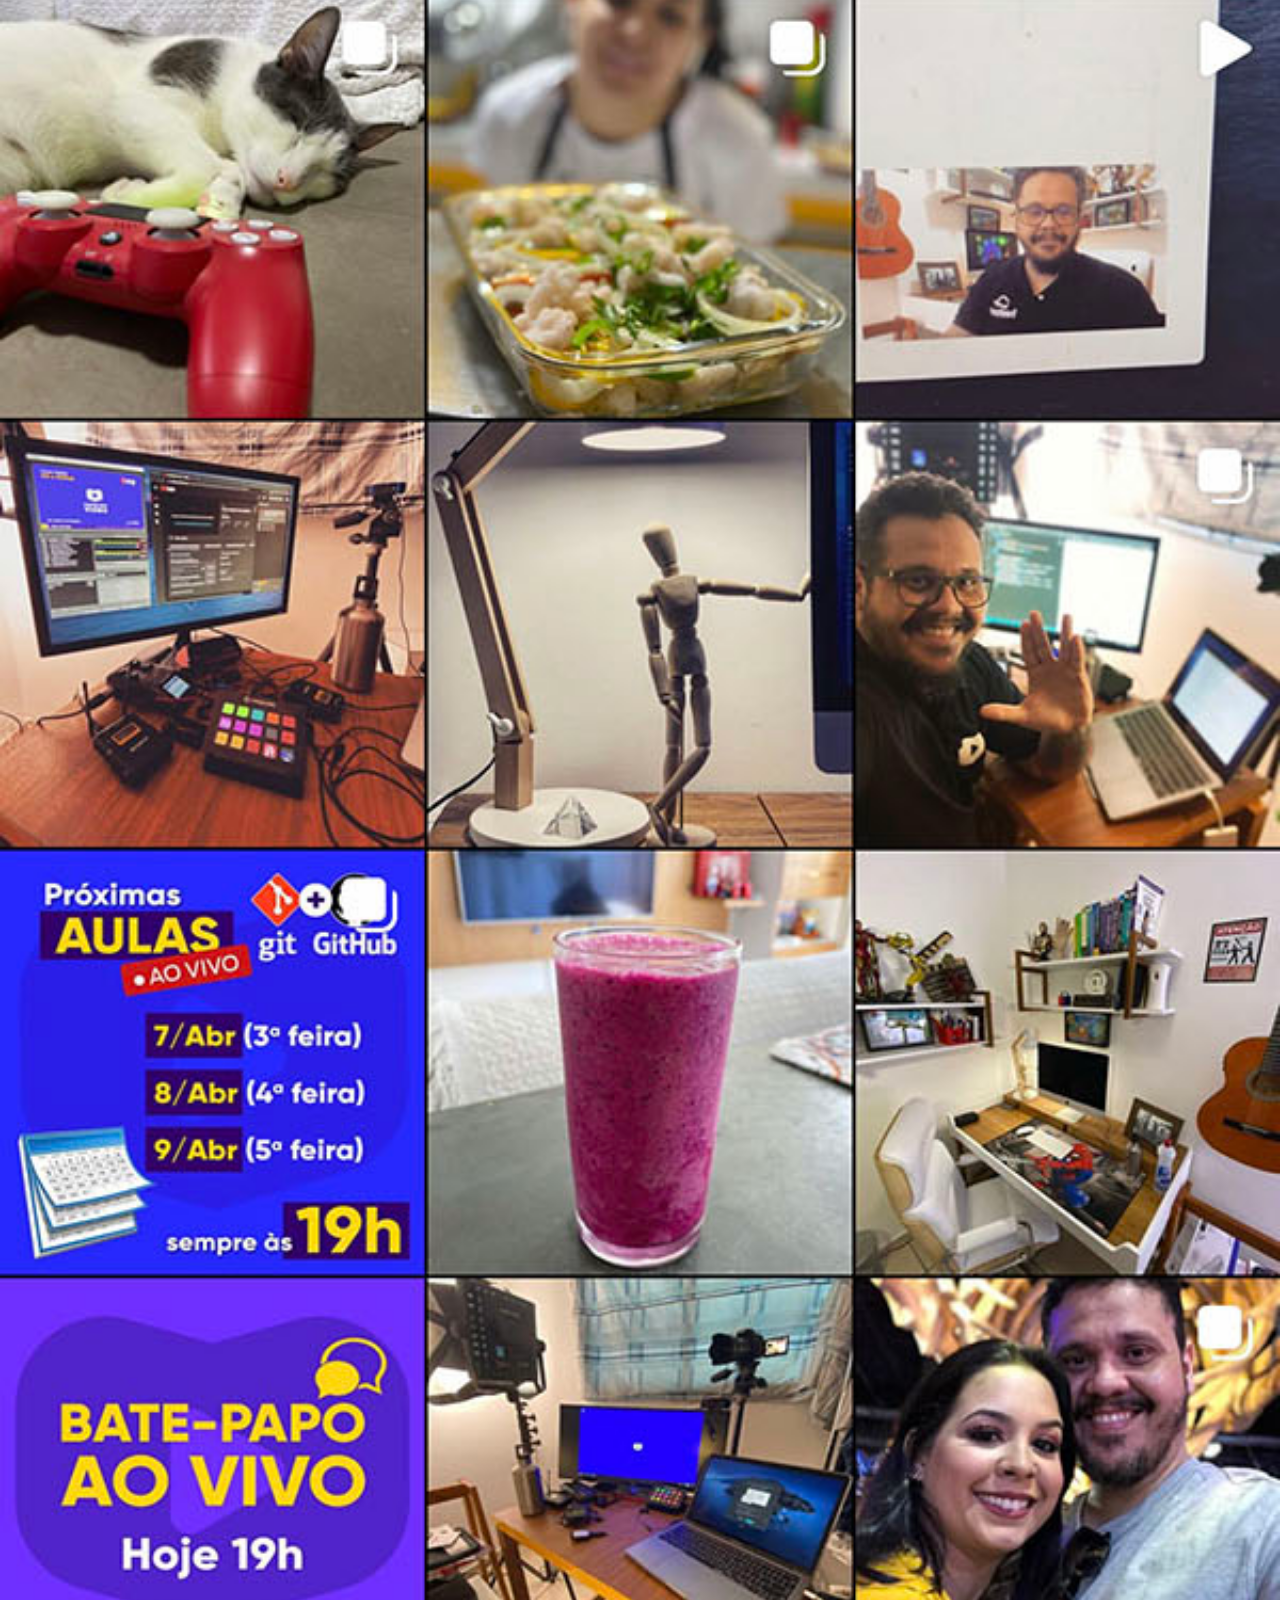
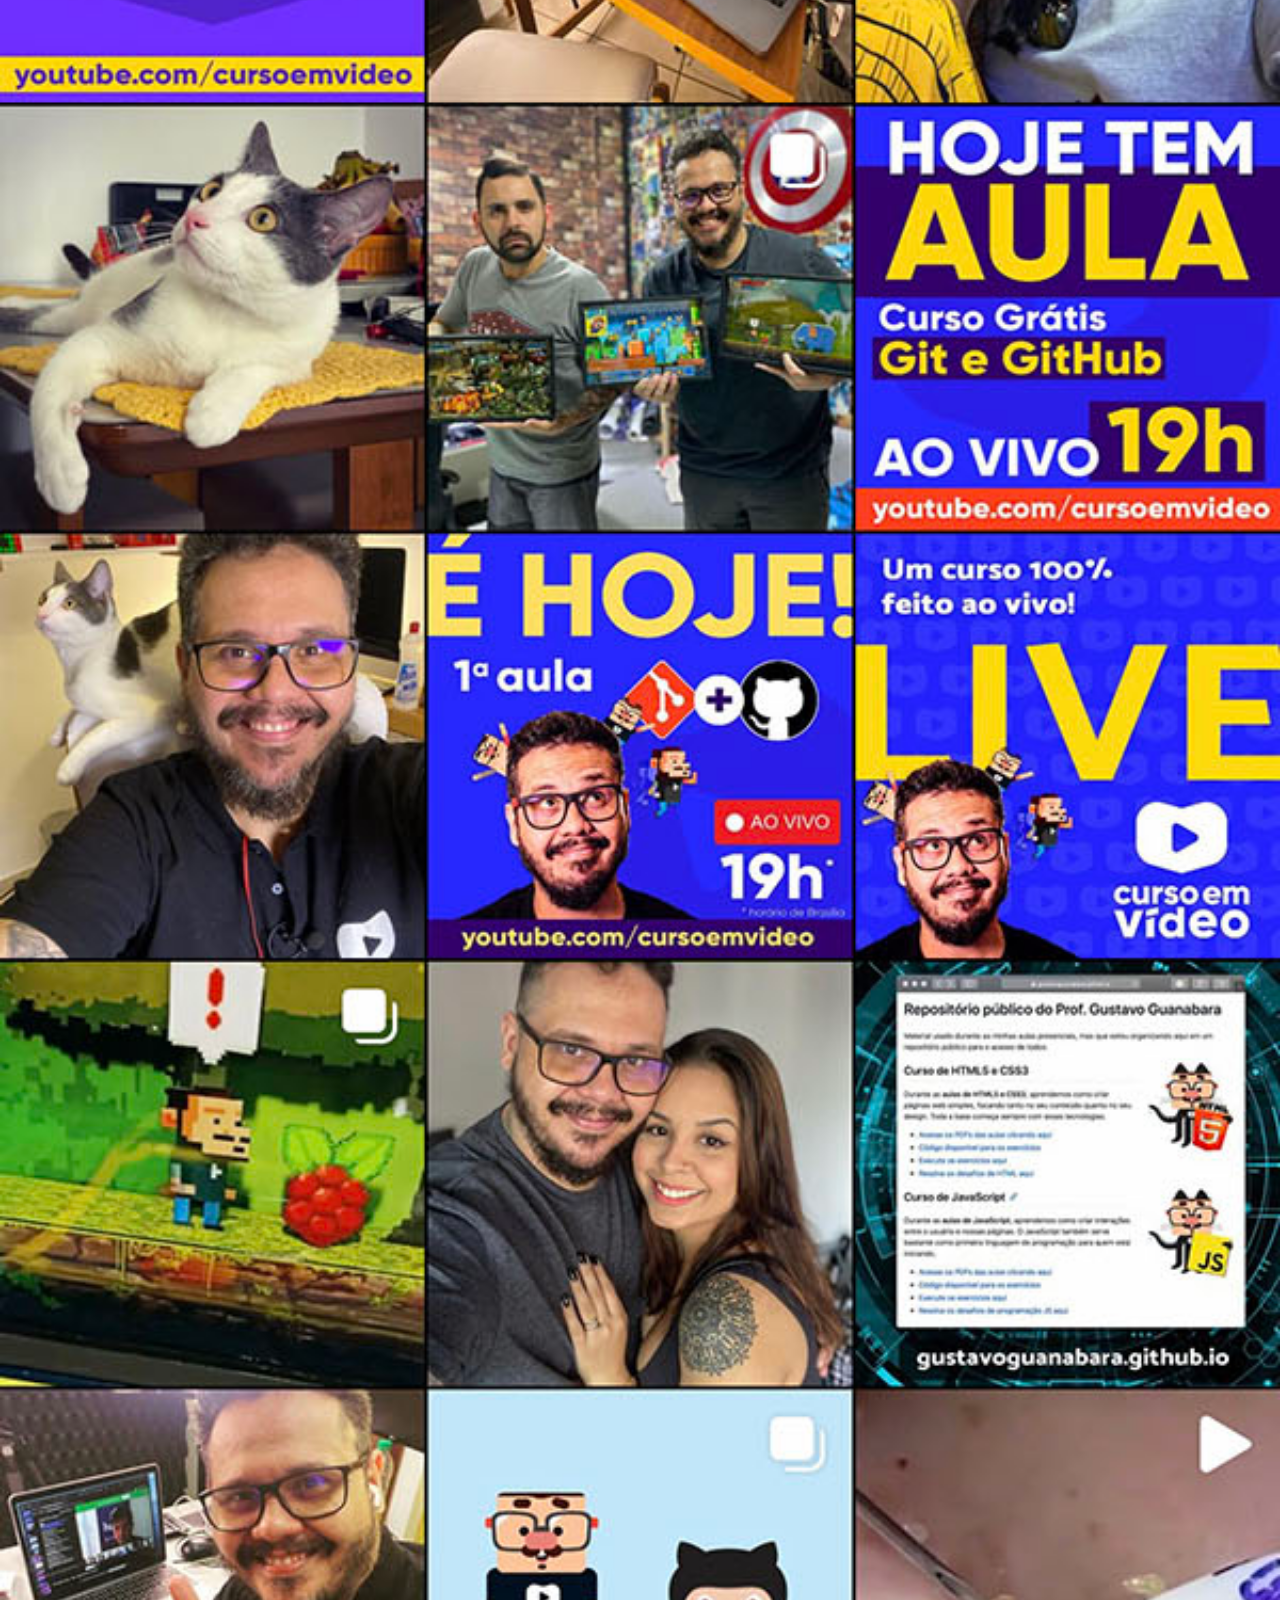
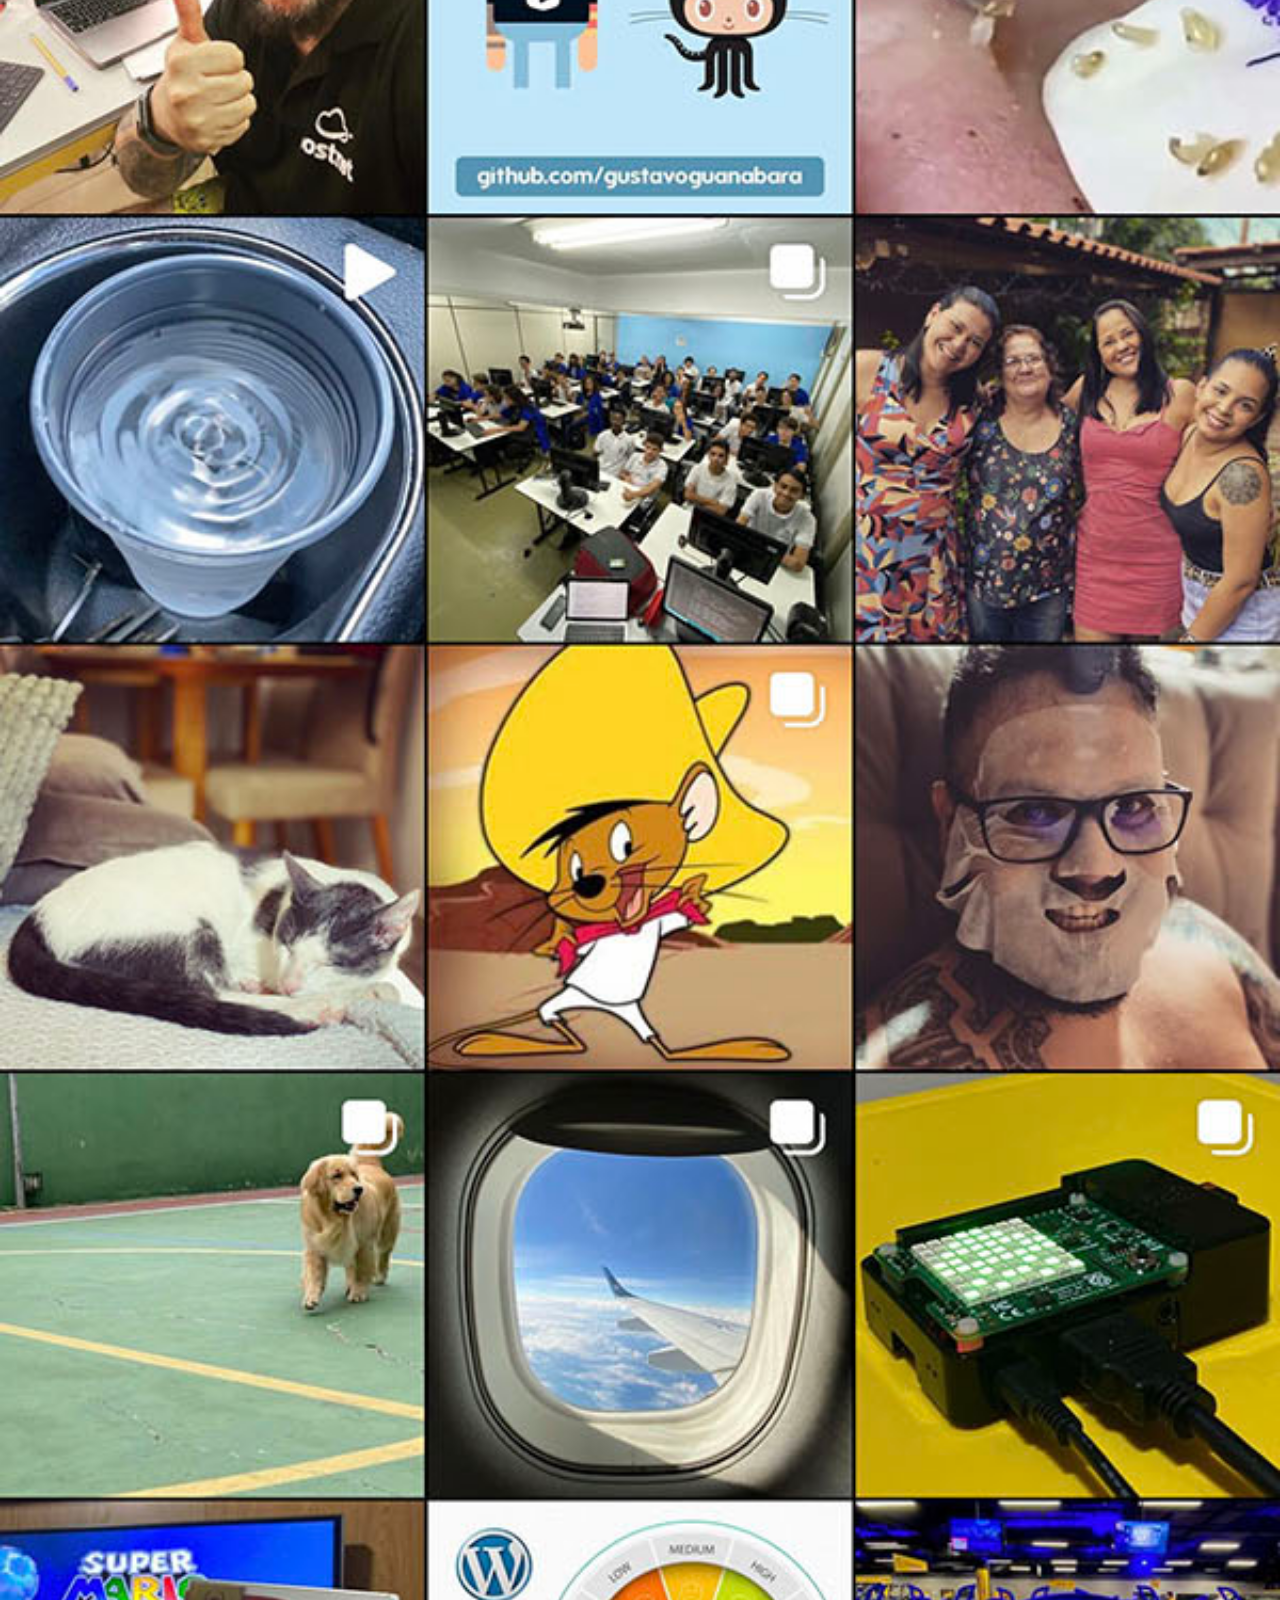
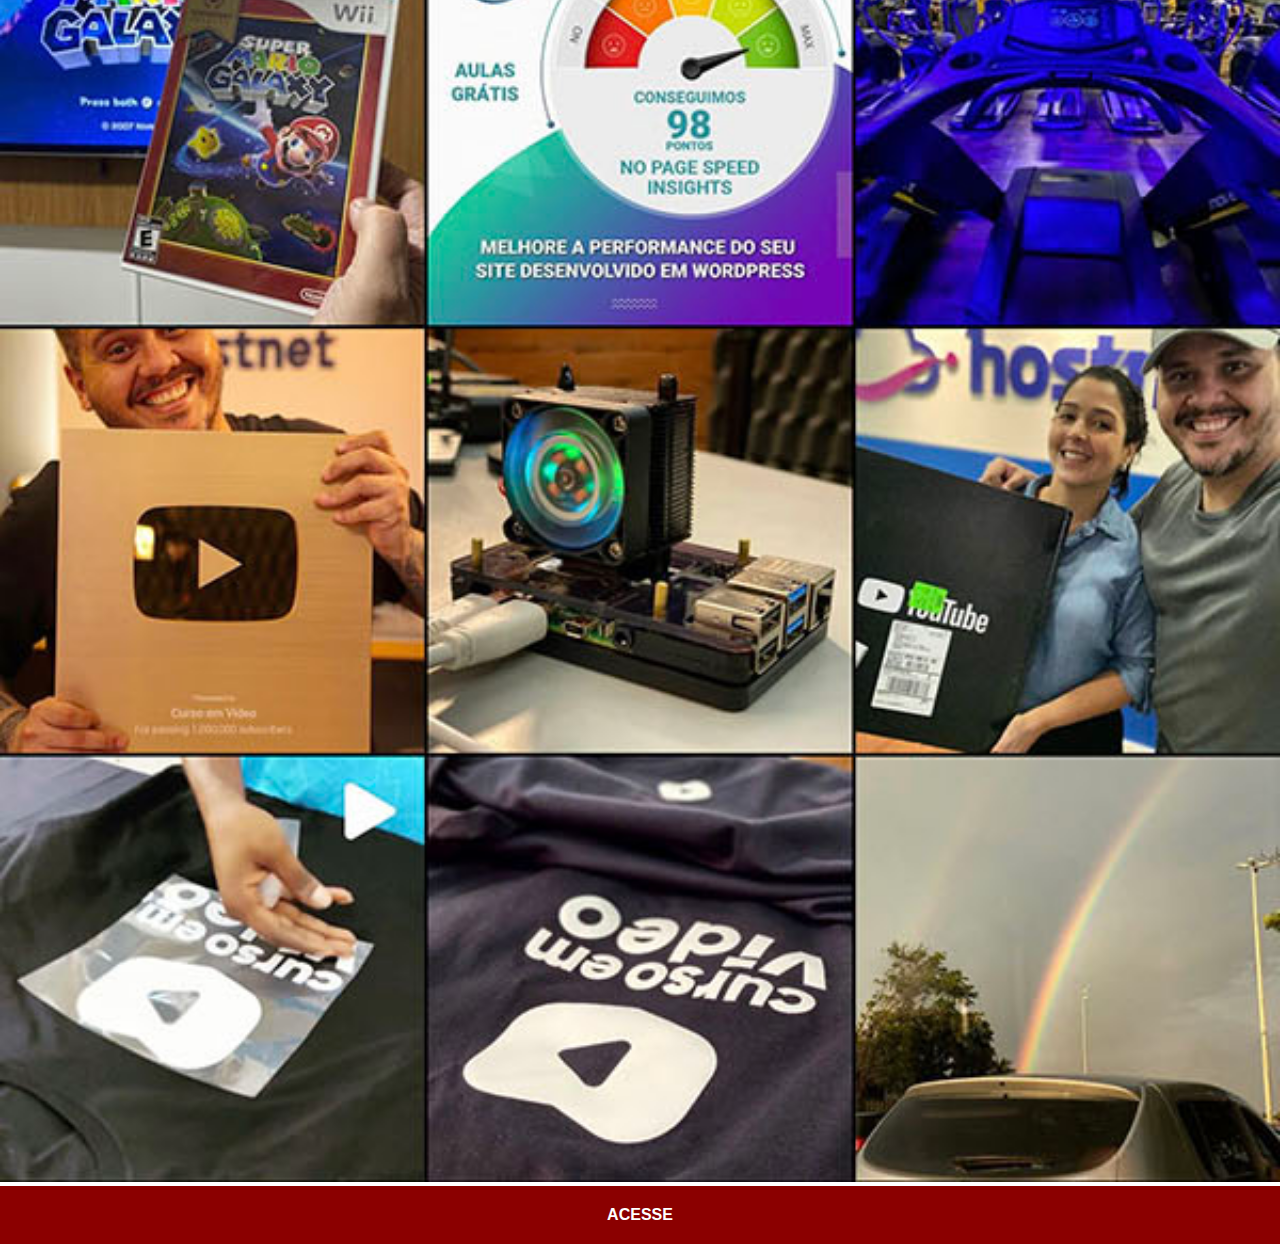
<file: instagram.html>
<!DOCTYPE html>
<html lang="en">
<head>
    <meta charset="UTF-8">
    <meta name="viewport" content="width=device-width, initial-scale=1.0">
    <link rel="stylesheet" href="estilo/social.css">
    <title>Instagram</title>
</head>
<body>
    <img src="imagens/tela-instagram.jpg" alt="Instagram">
    <a href="https://github.com/gustavoguanabara" target="_blank">ACESSE</a>
</body>
</html>
</file>
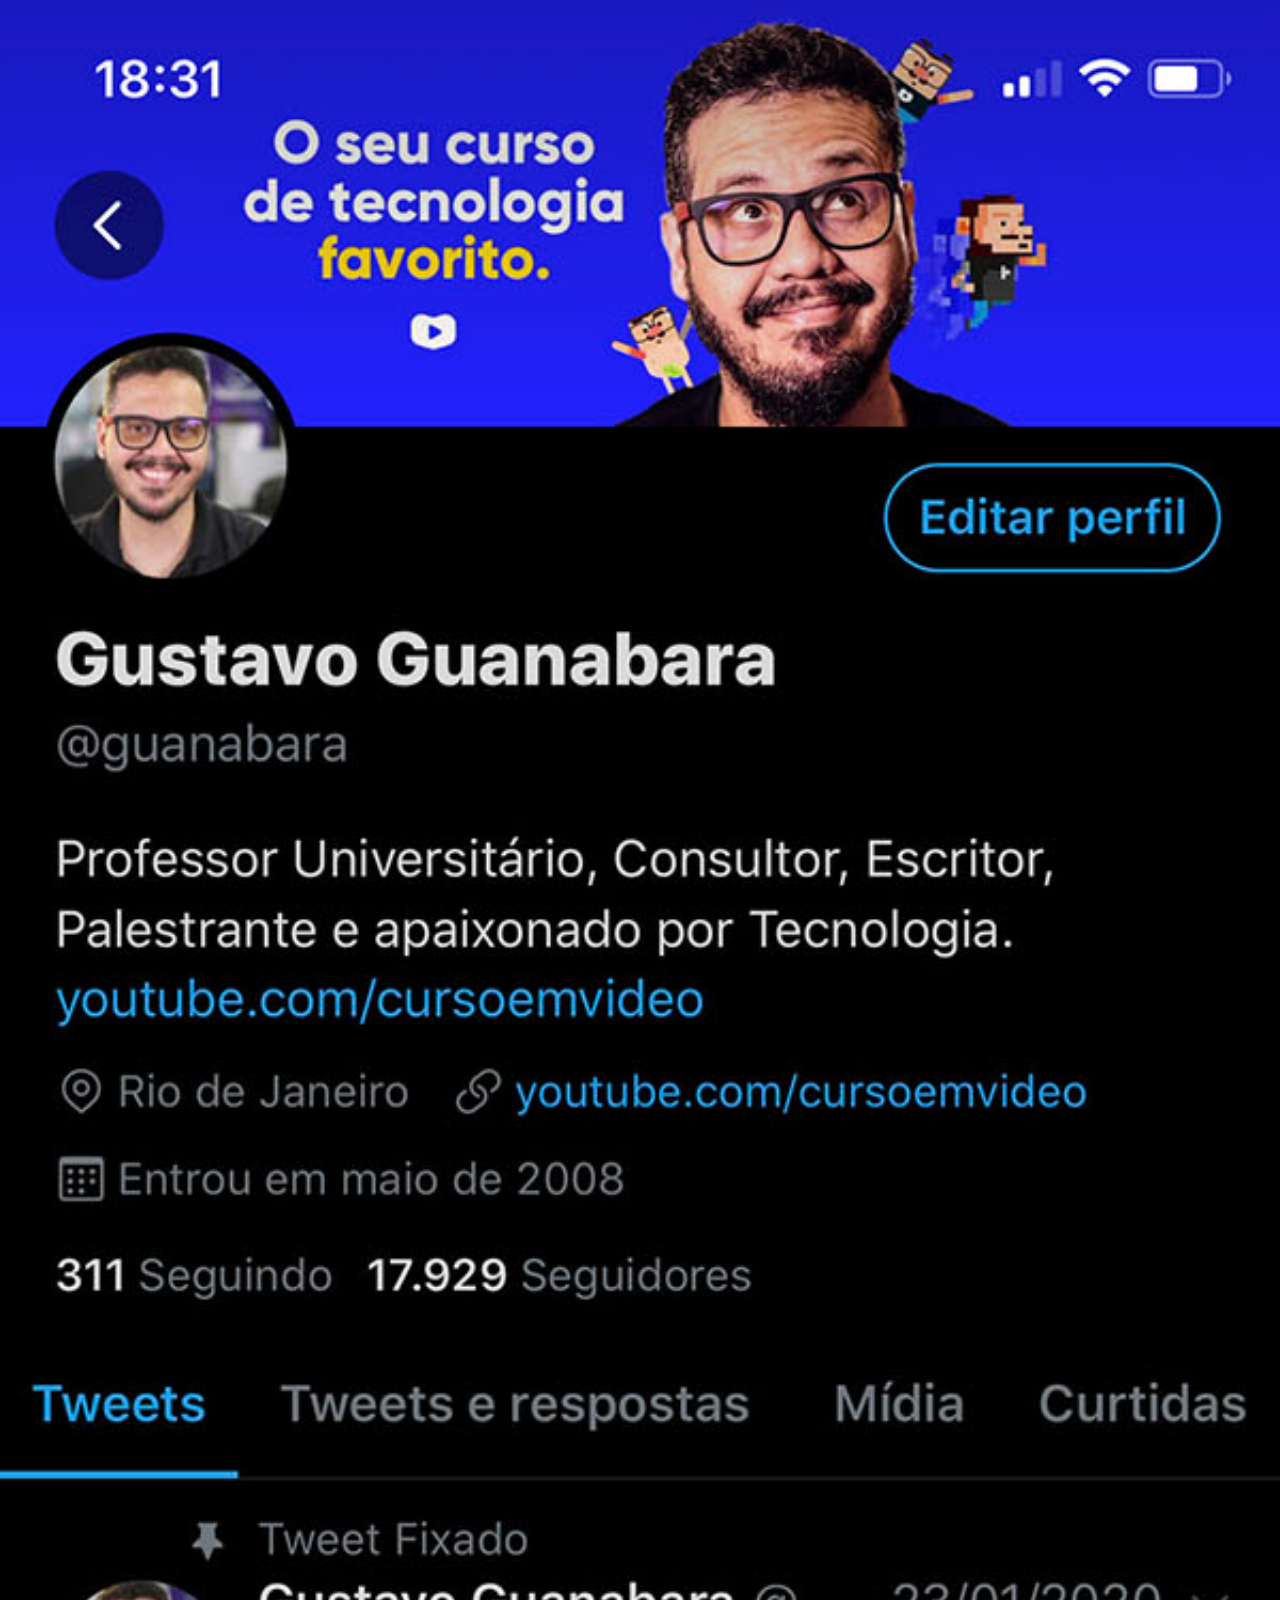
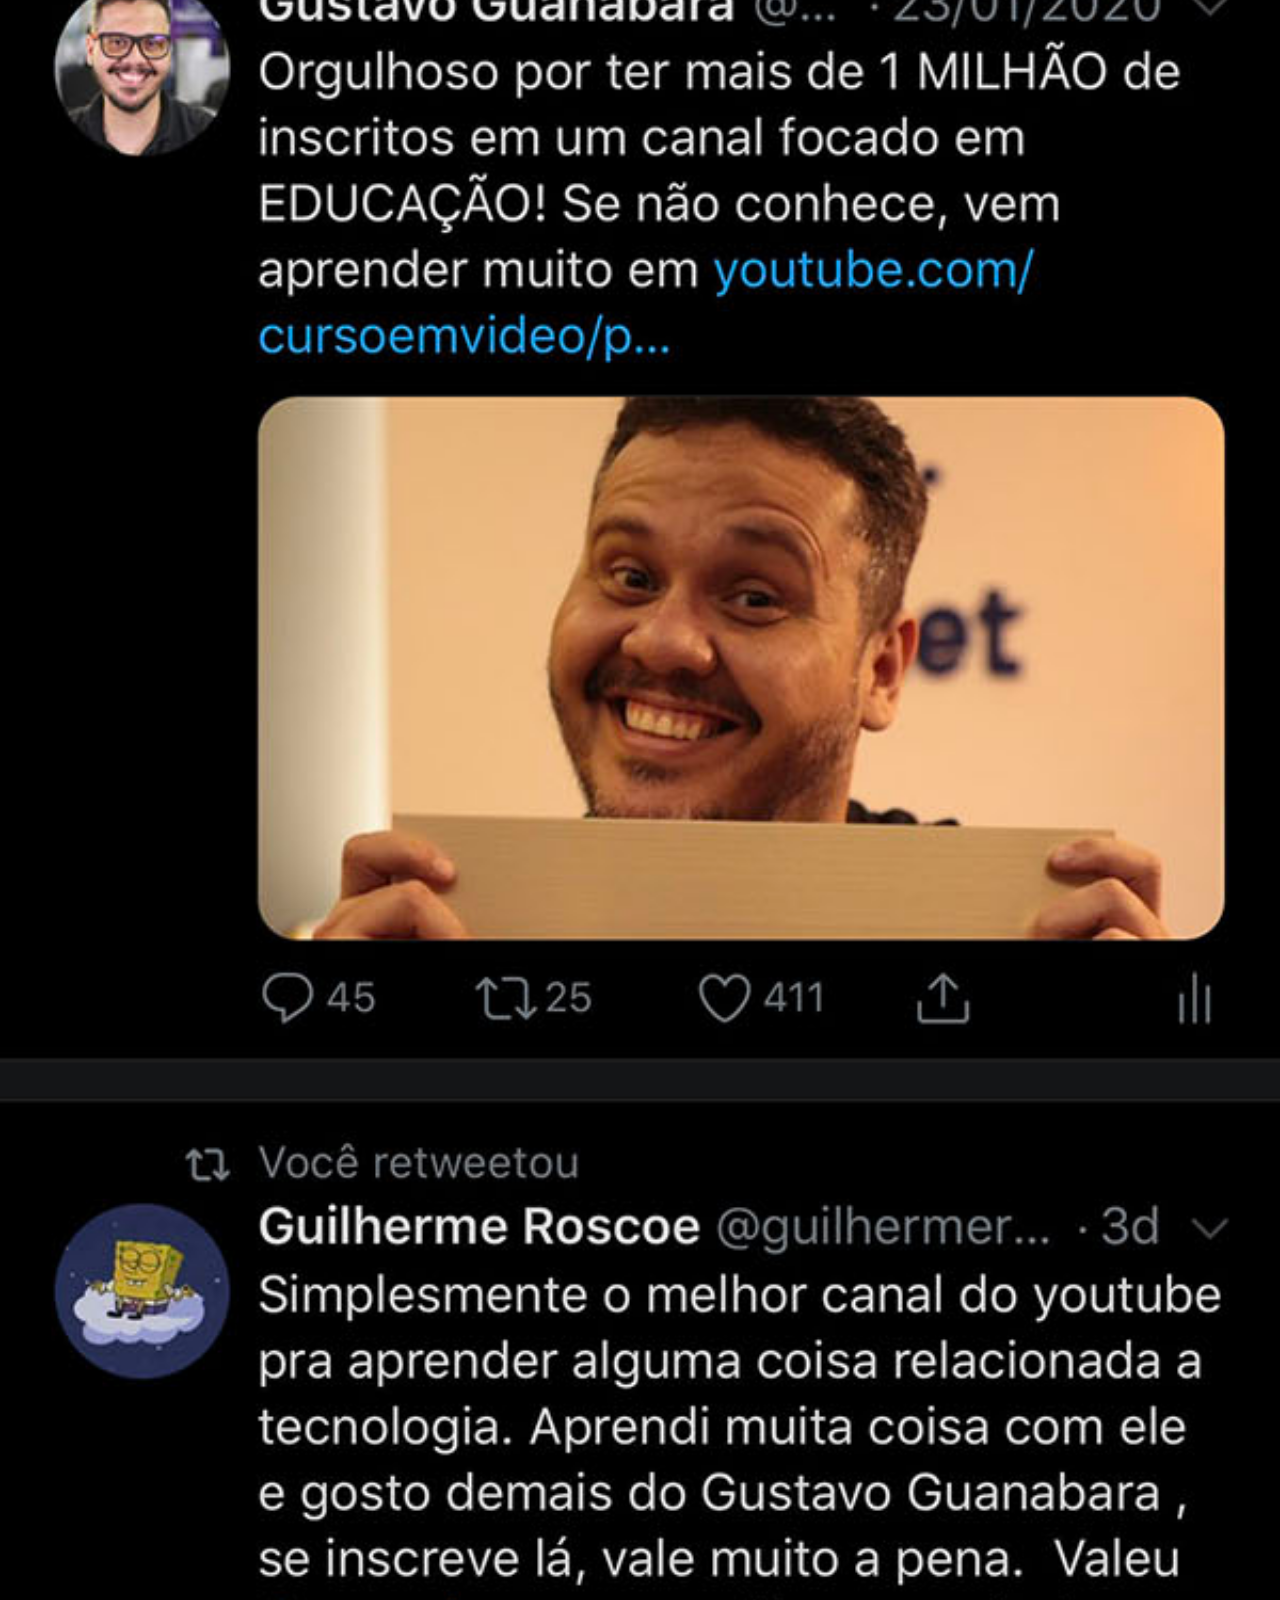
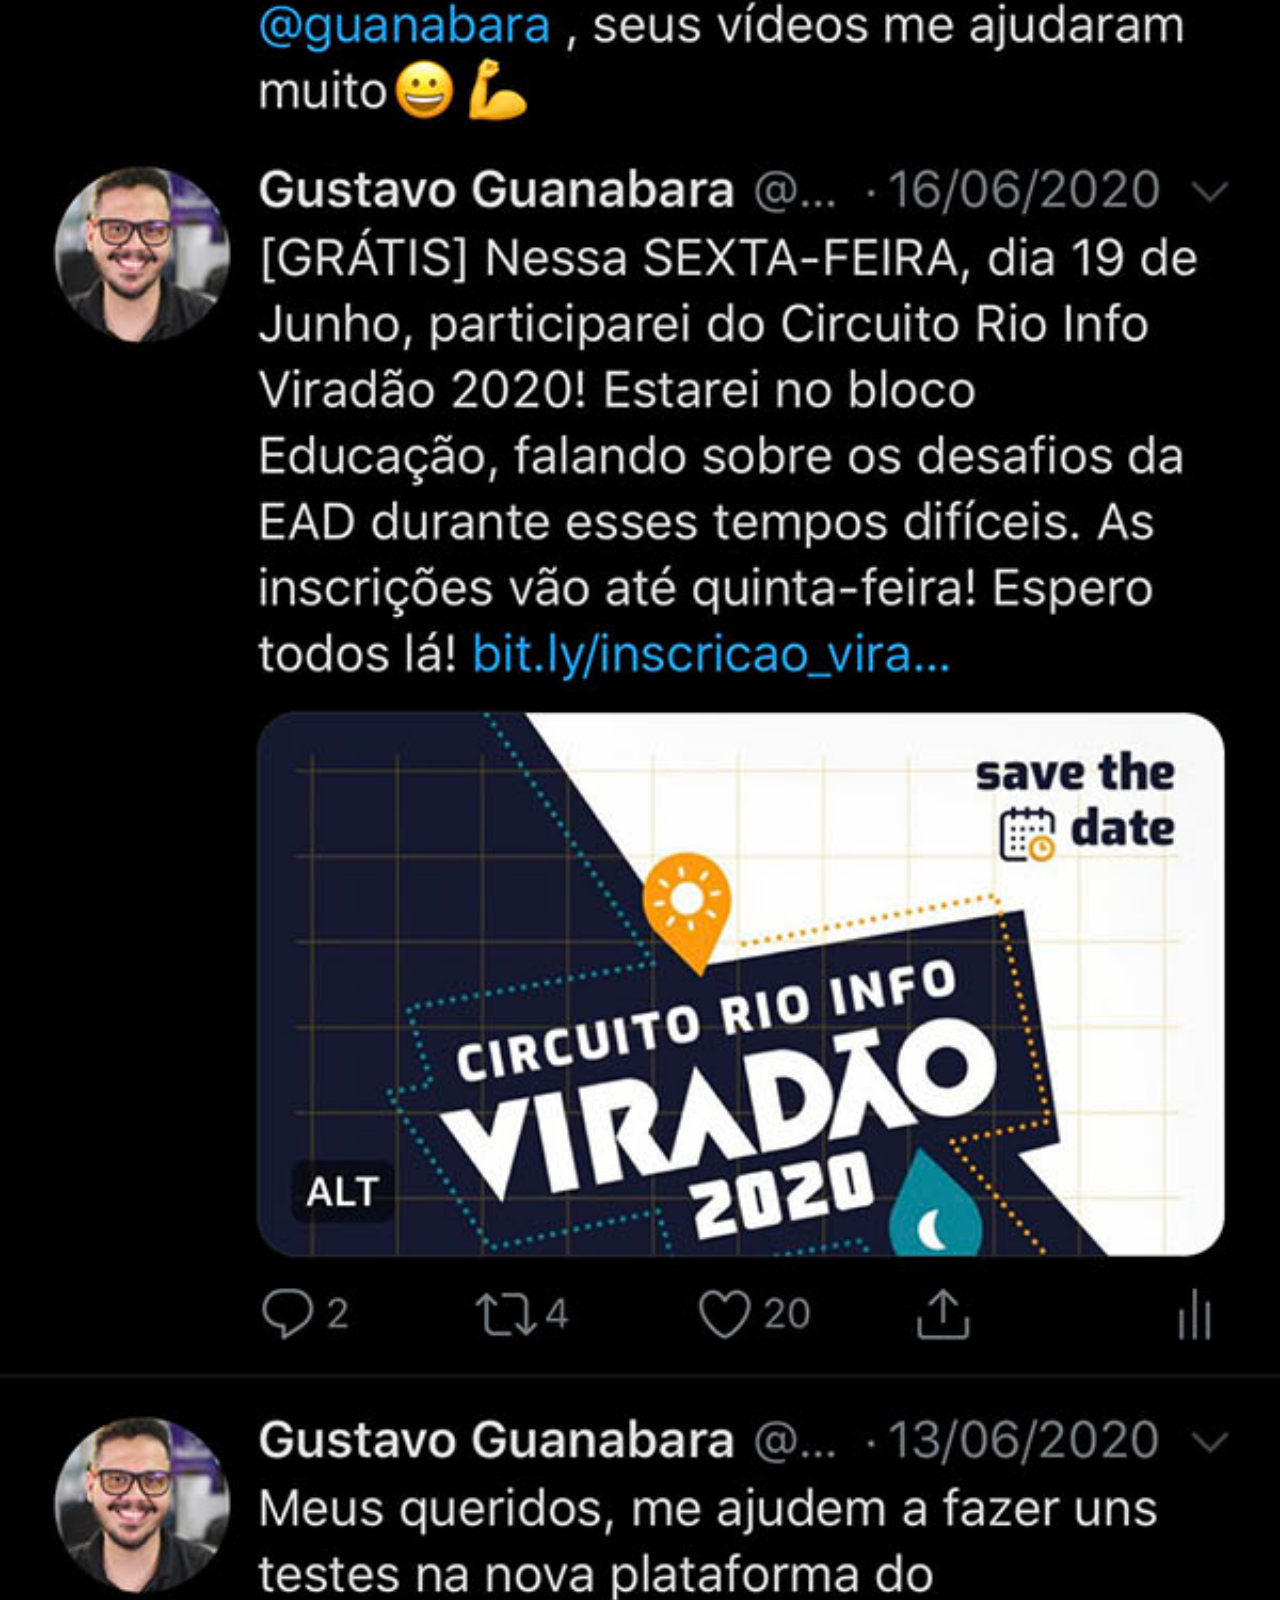
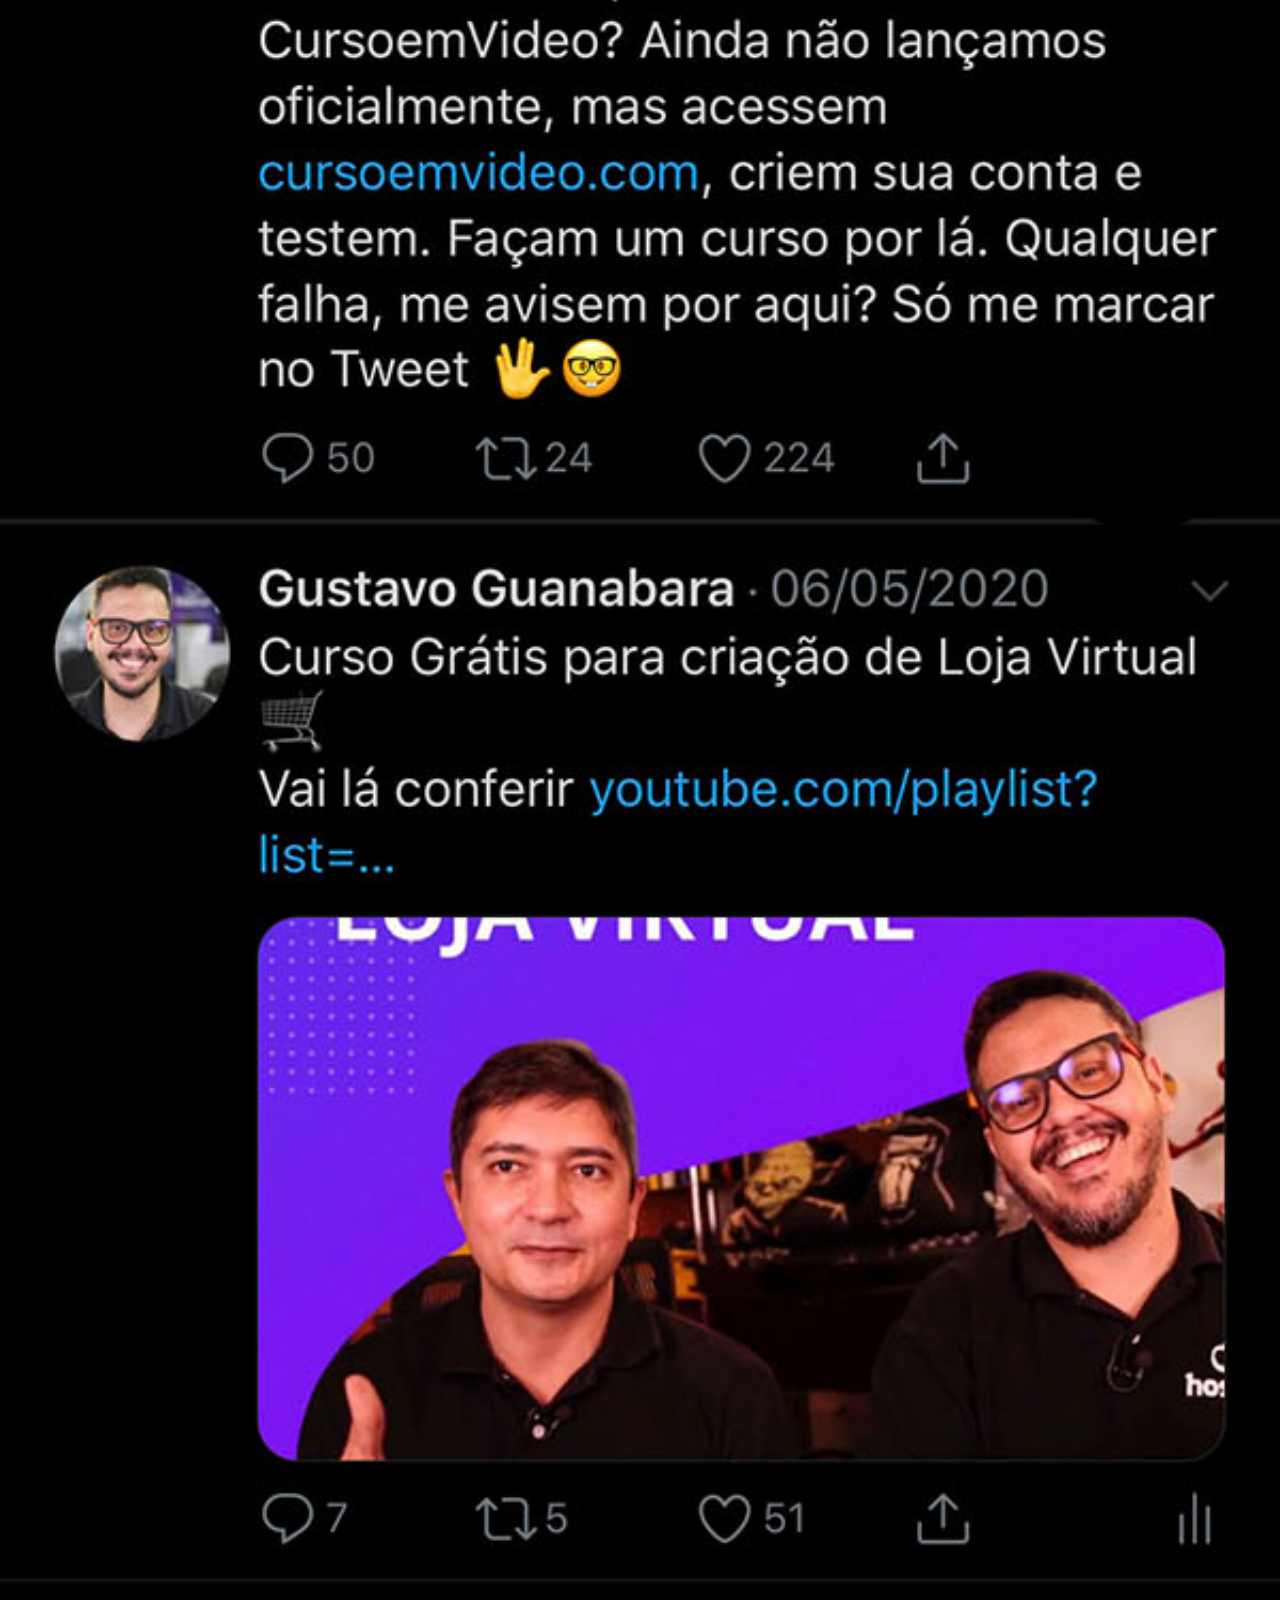
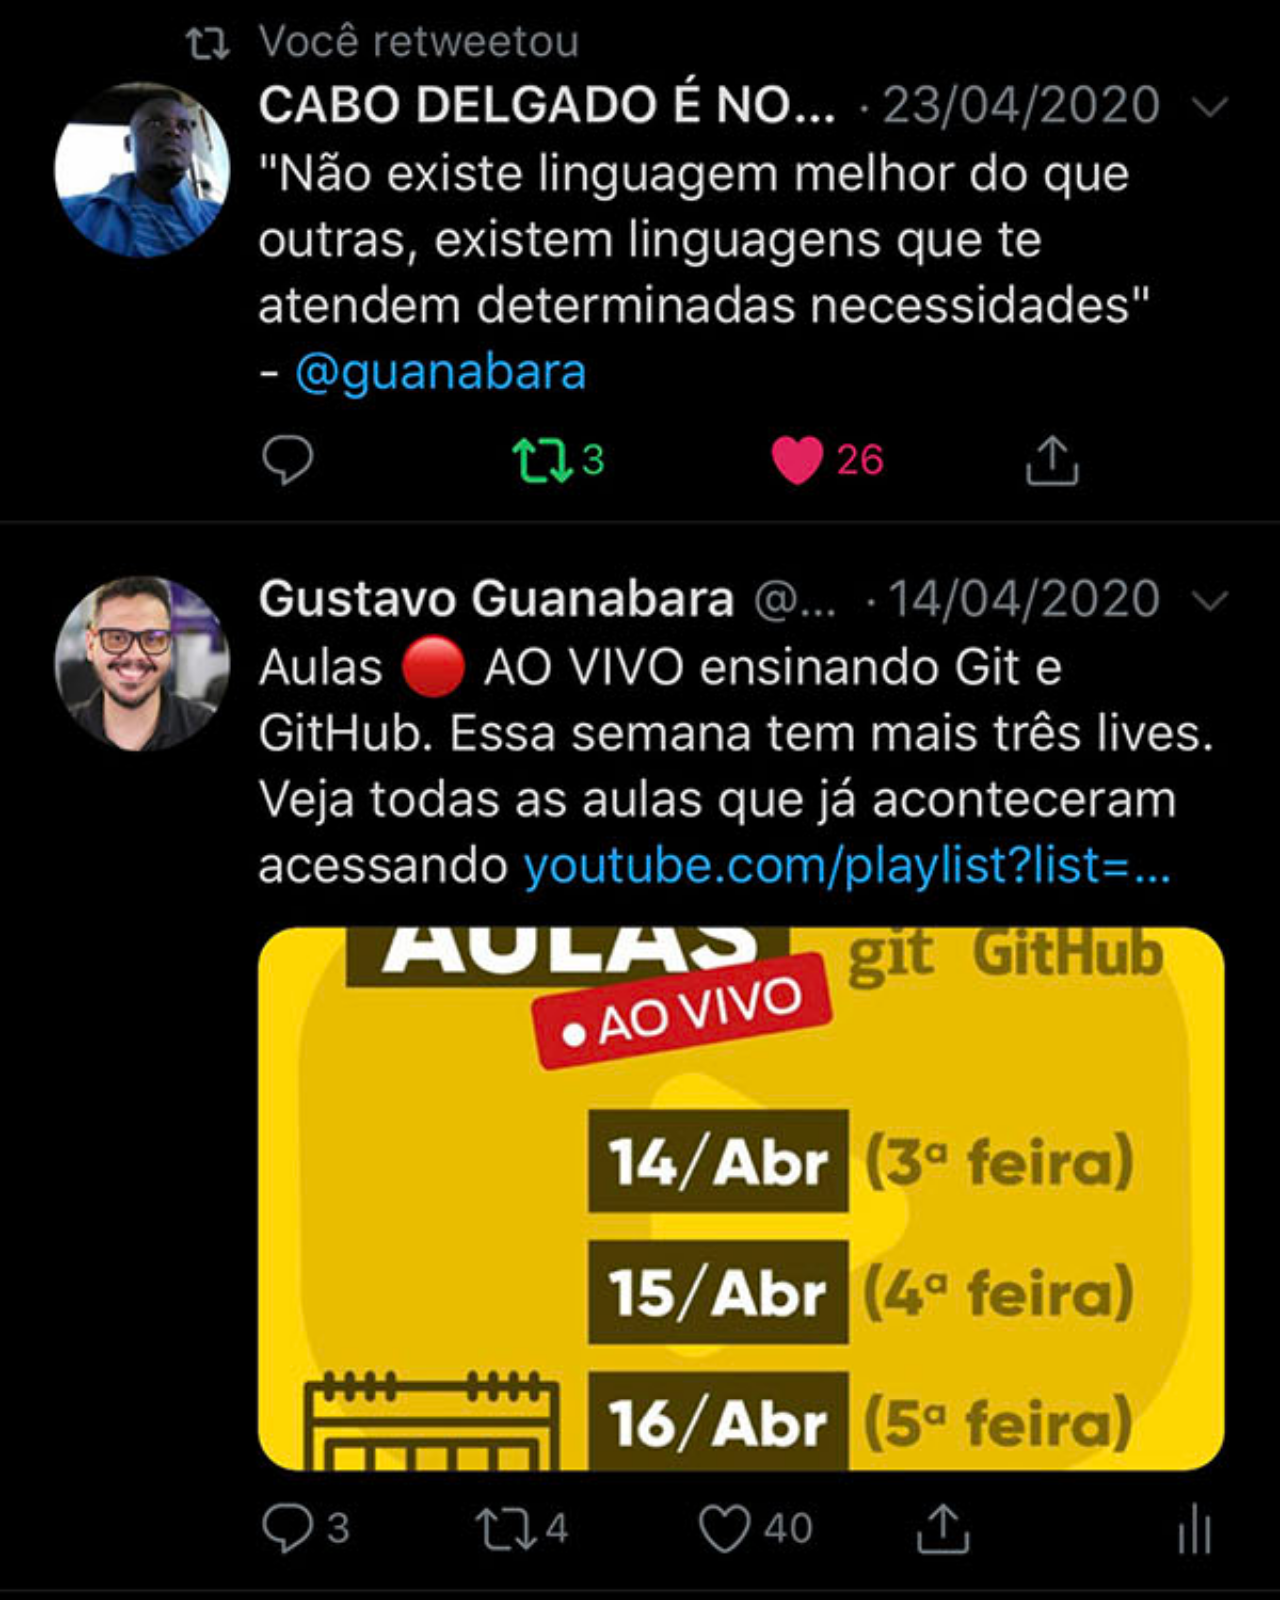
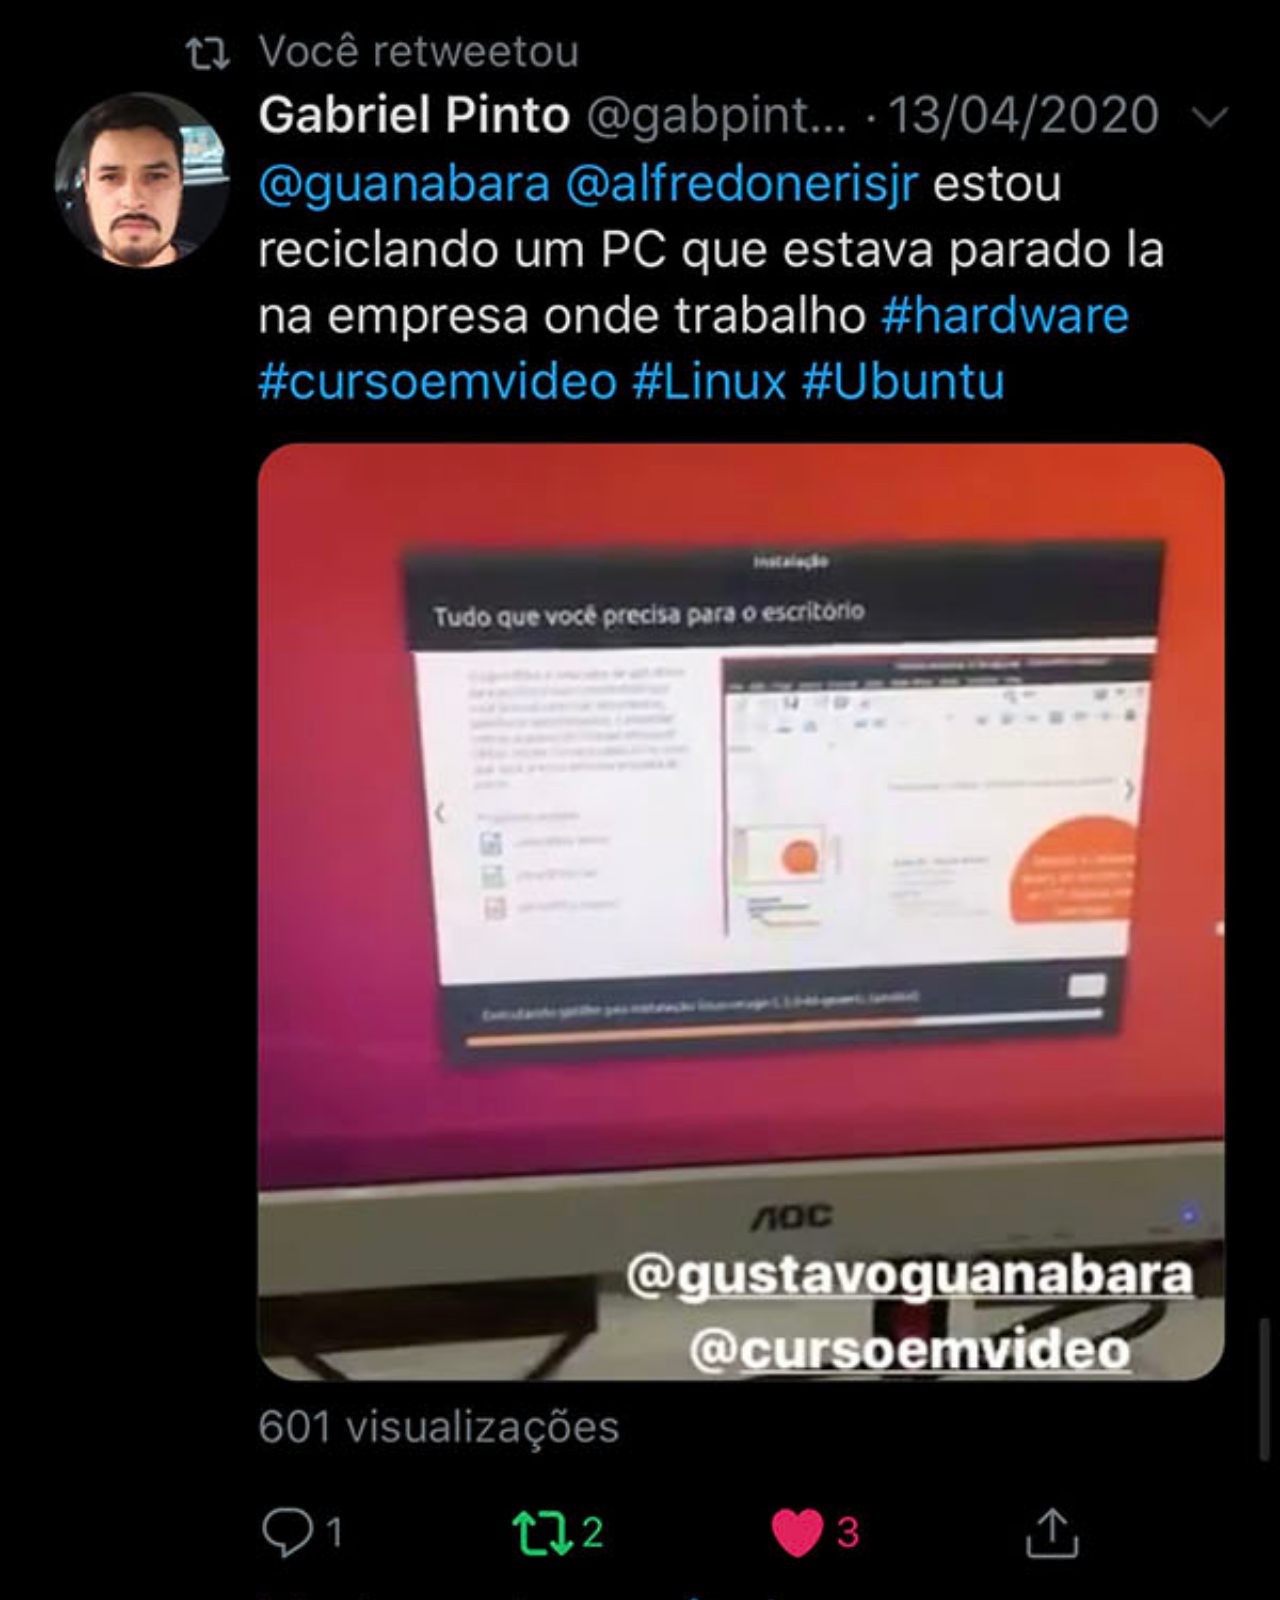
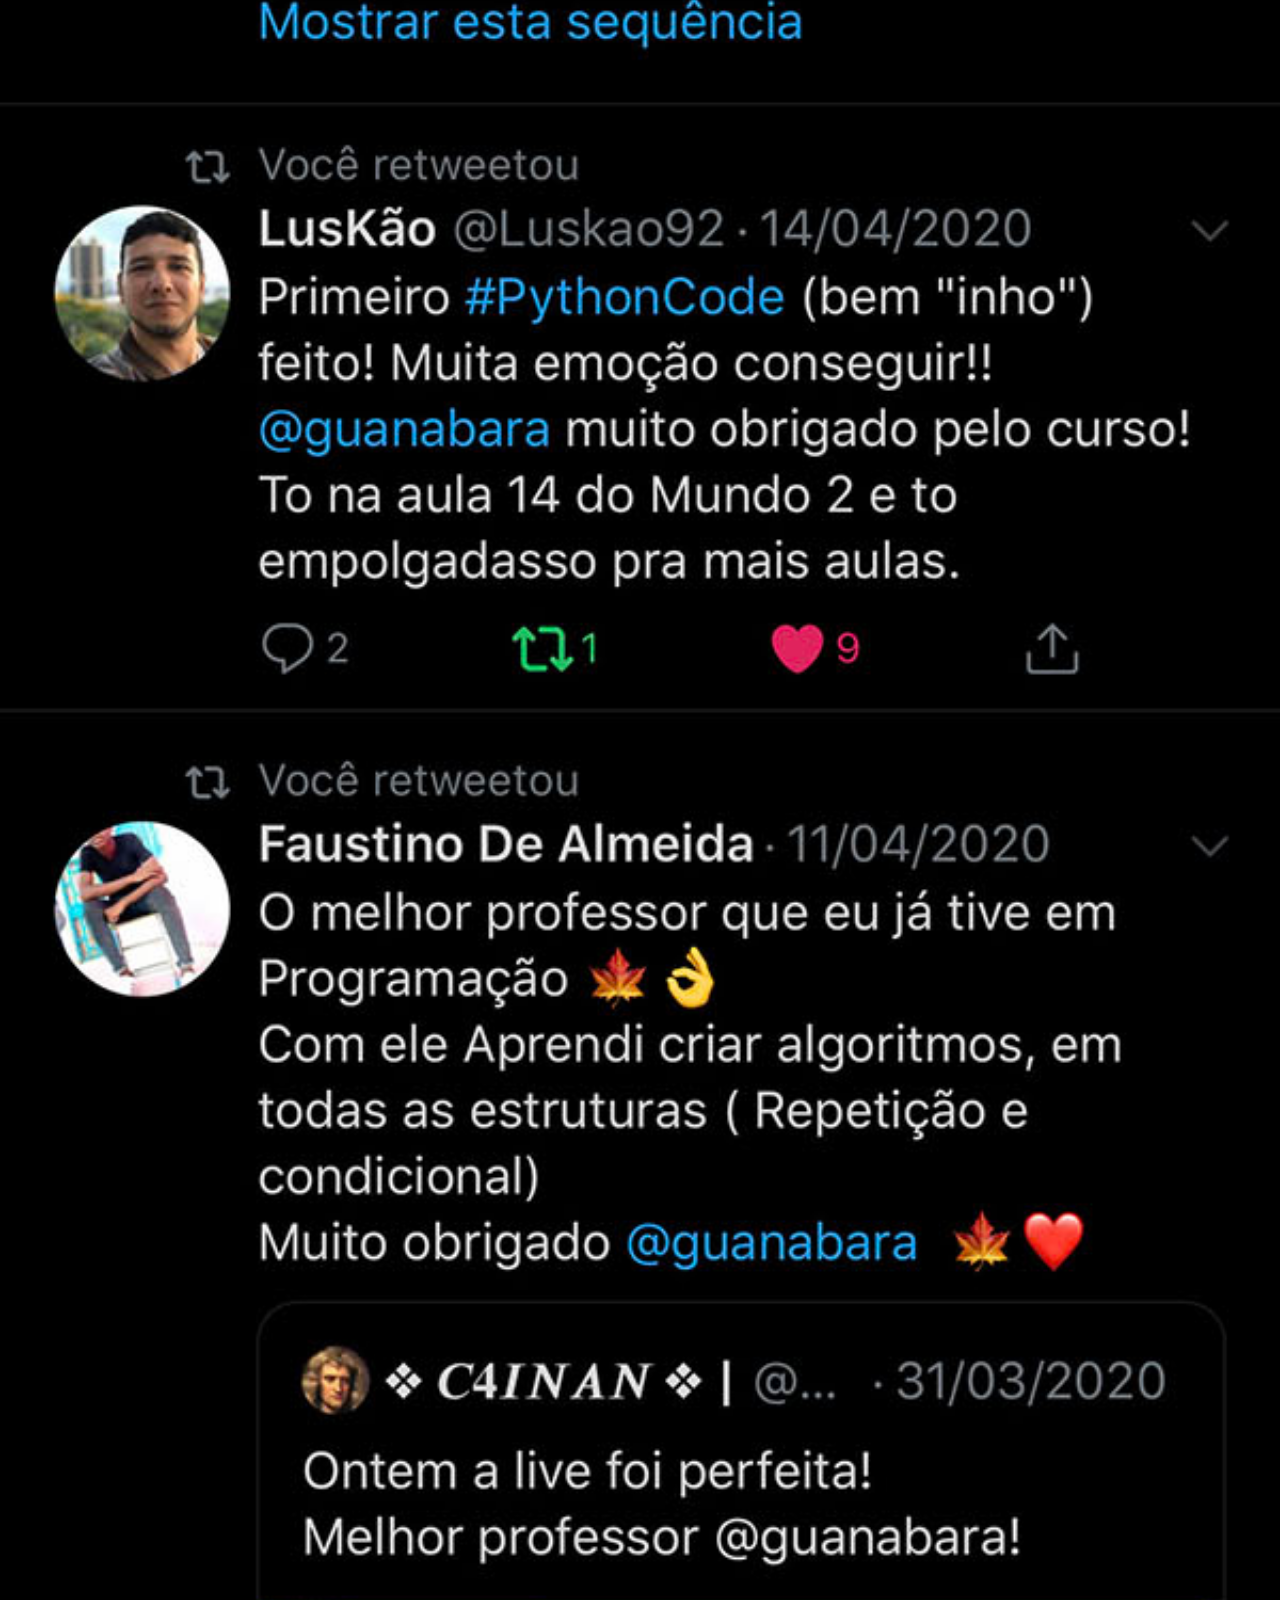
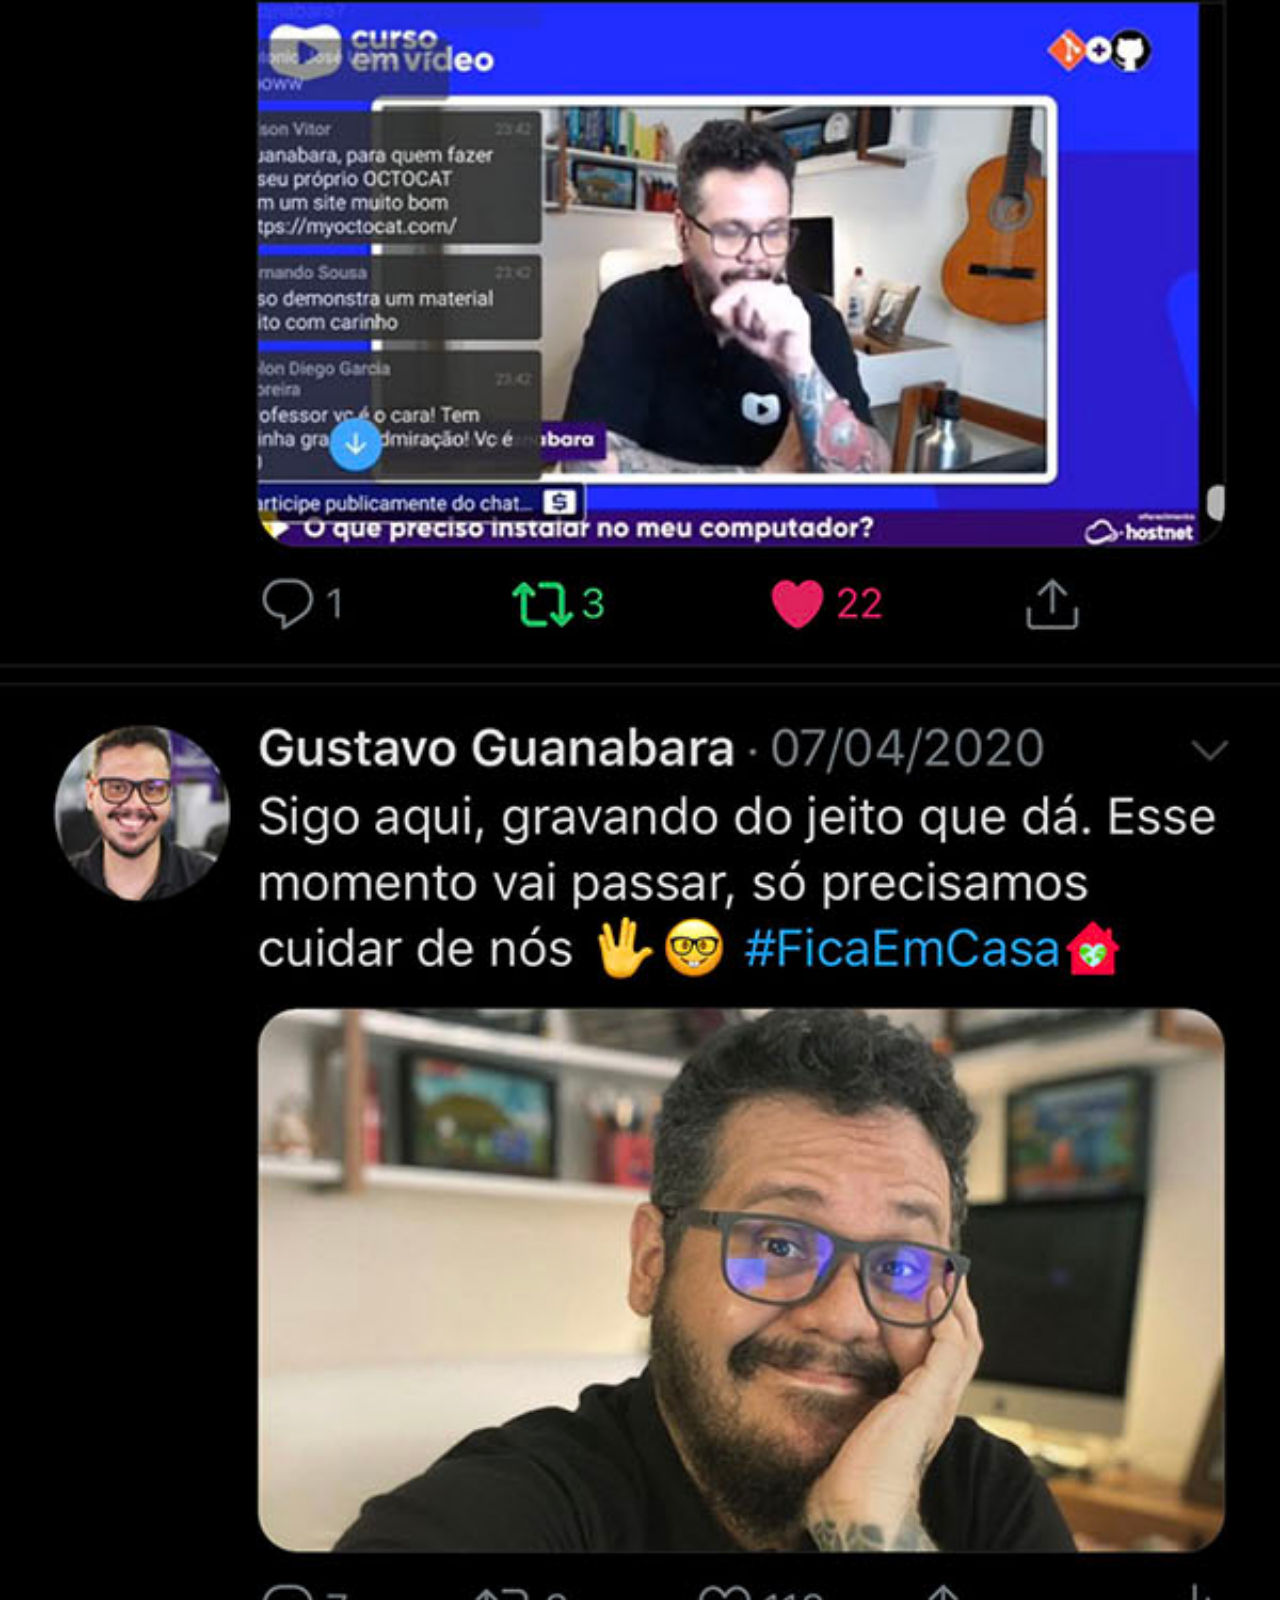
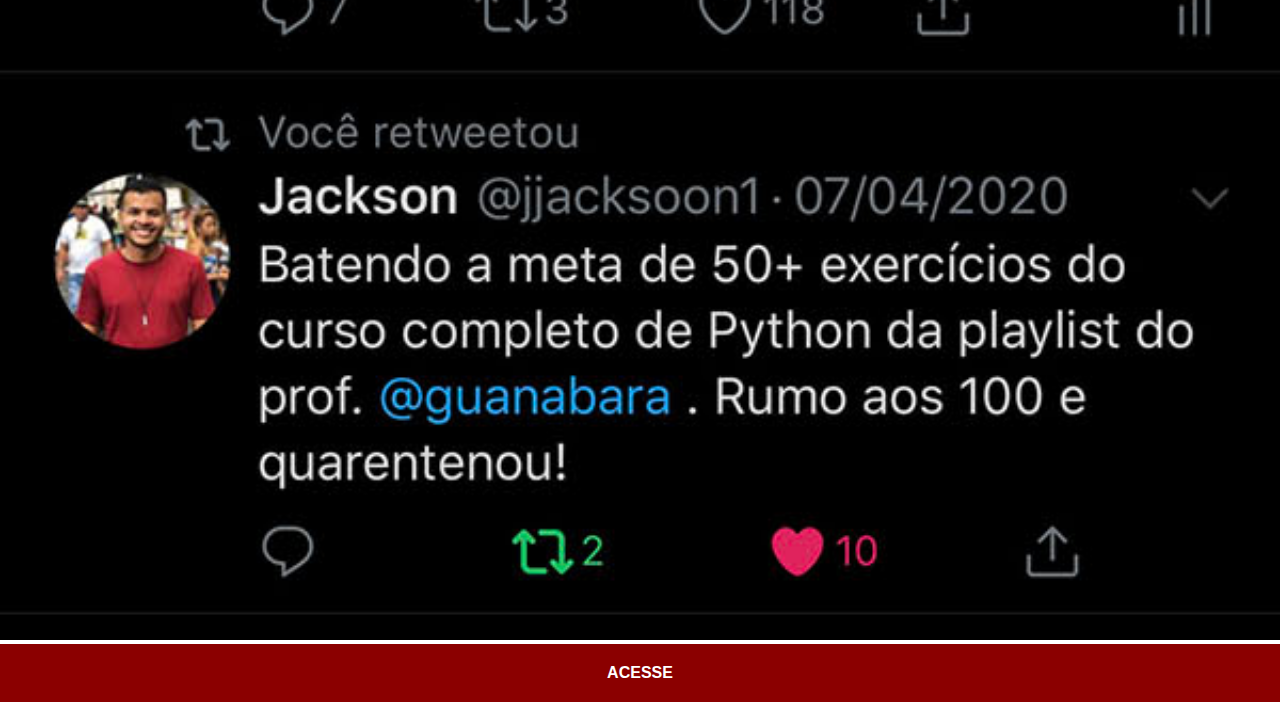
<file: twitter.html>
<!DOCTYPE html>
<html lang="en">
<head>
    <meta charset="UTF-8">
    <meta name="viewport" content="width=device-width, initial-scale=1.0">
    <link rel="stylesheet" href="estilo/social.css">
    <title>Twitter</title>
</head>
<body>
    <img src="imagens/tela-twitter.jpg" alt="twitter">
    <a href="https://github.com/gustavoguanabara" target="_blank">ACESSE</a>
</body>
</html>
</file>
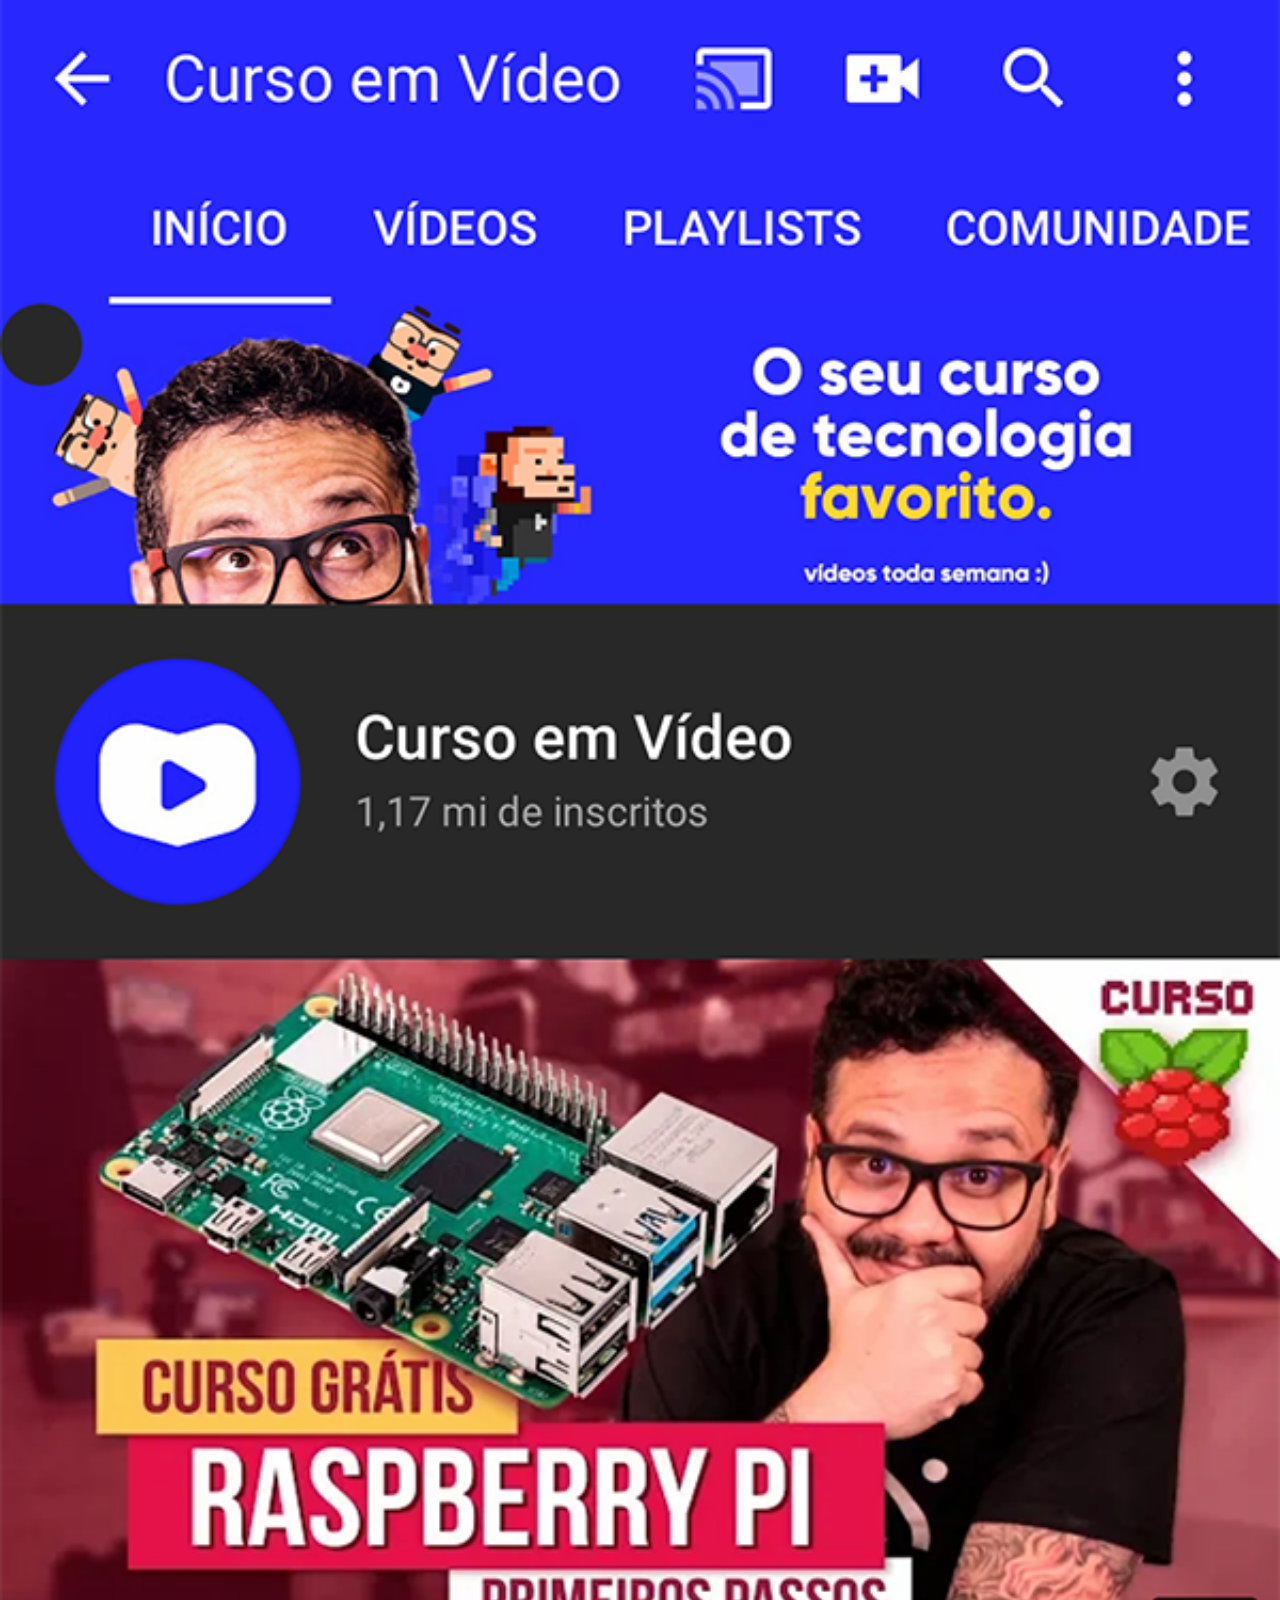
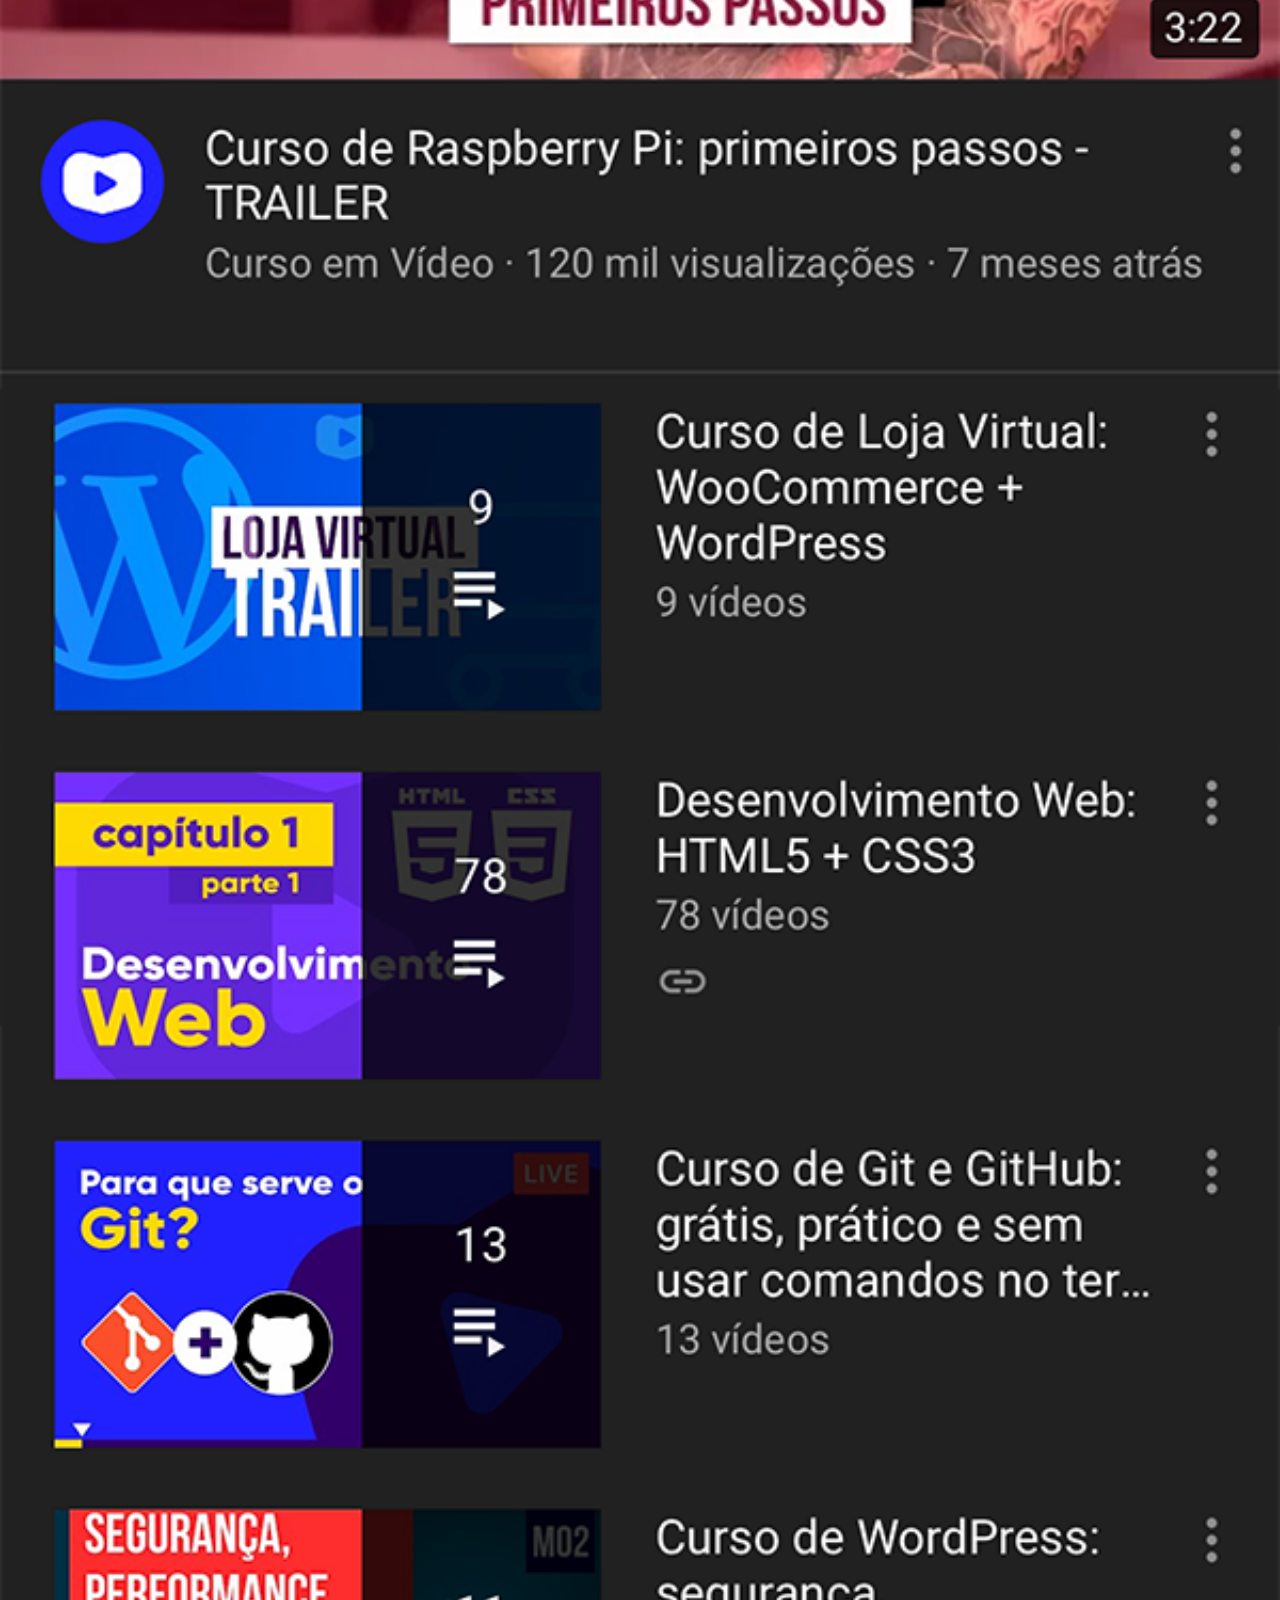
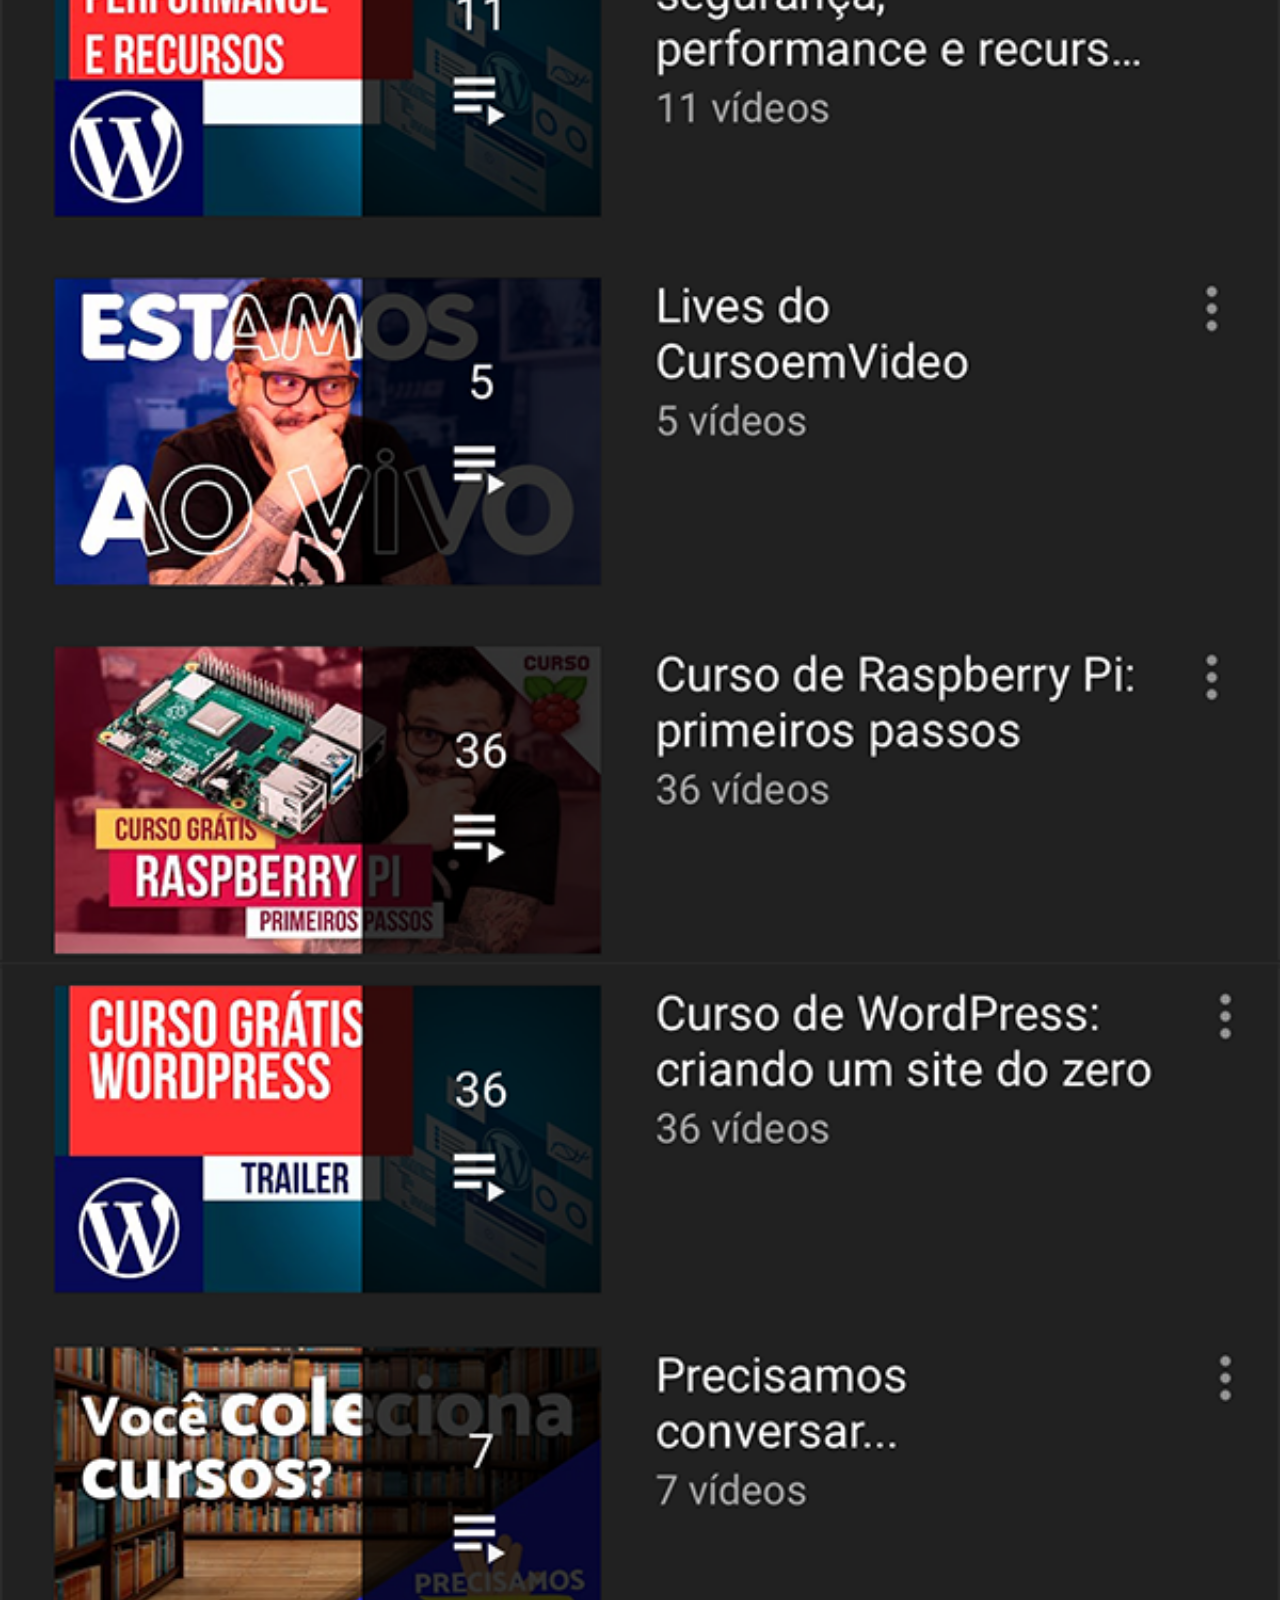
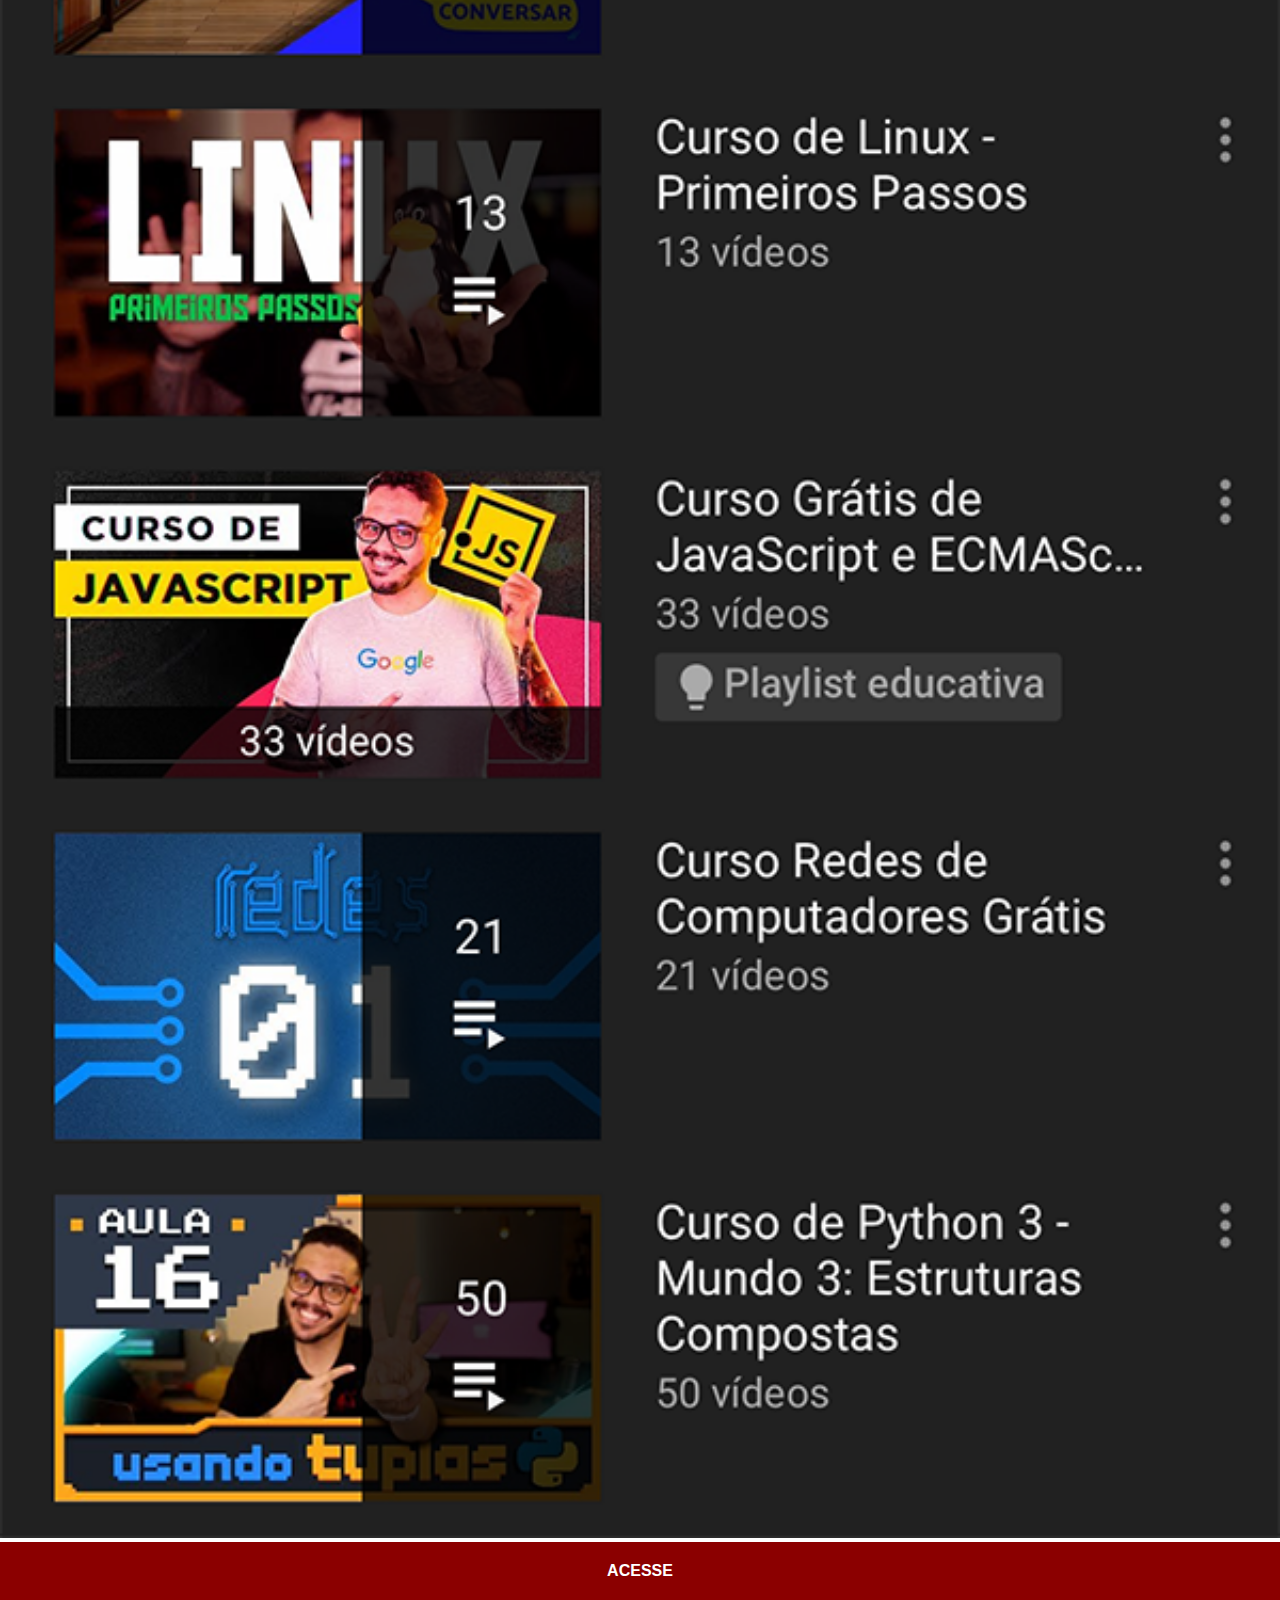
<file: youtube.html>
<!DOCTYPE html>
<html lang="en">
<head>
    <meta charset="UTF-8">
    <meta name="viewport" content="width=device-width, initial-scale=1.0">
    <link rel="stylesheet" href="estilo/social.css">
    <title>Youtube</title>
</head>
<body>
    <img src="imagens/tela-youtube.png" alt="Youtube">
    <a href="https://www.youtube.com/c/CursoemV%C3%ADdeo/playlists" target="_blank">ACESSE</a>
</body>
</html>
</file>
<file: estilo/index.css>
@charset "UTF-8";

* {
    margin: 0px;
    padding: 0px;
    font-family: Arial, Helvetica, sans-serif;
}

html, body {
    height: 100vh;
    width: 100vw;
    background-color: #000;
}

body {
    background: url('../imagens/fundo-madeira.jpg') no-repeat top center;
    background-size: cover;
    background-attachment: fixed;
}

main {
    position: relative;
    height: 100vh;
}

section#phone {
    position: absolute;
    top: 50%;
    left: 50%;
    transform: translate(-50%, -50%);
    height: 627px;
    width: 311px;
    background: url('../imagens/frame-iphone.png') no-repeat;
}

iframe#tela {
    position: relative;
    top: 80px;
    left: 22px;
    width: 267px;
    height: 471px;
}

section#redes_sociais {
    text-align: right;
}

section#redes_sociais img {
    width: 50px;
    margin: 10px;
    border-radius: 50%;
    box-shadow: 2px 2px 5px #0000008c;
    box-sizing: border-box;
}

section#redes_sociais img:hover {
    border: 2px solid #ffffff81;
    transform: translate(-3px, -3px);
    box-shadow: 5px 5px 10px #0000008c;
    transition: transform .2s, border .1s;
}
</file>
<file: estilo/social.css>
* {
    margin: 0px;
    padding: 0px;
    font-family: Arial, Helvetica, sans-serif;
}

::-webkit-scrollbar {
    width: 0px;
    height: 0px;
}

img {
    width: 100vw;
}

a {
    display: block;
    background-color: darkred;
    color: #fff;
    padding: 20px;
    text-align: center;
    font-weight: bolder;
    text-decoration: none;
}

a:hover {
    background-color: #f00;
}
</file>
